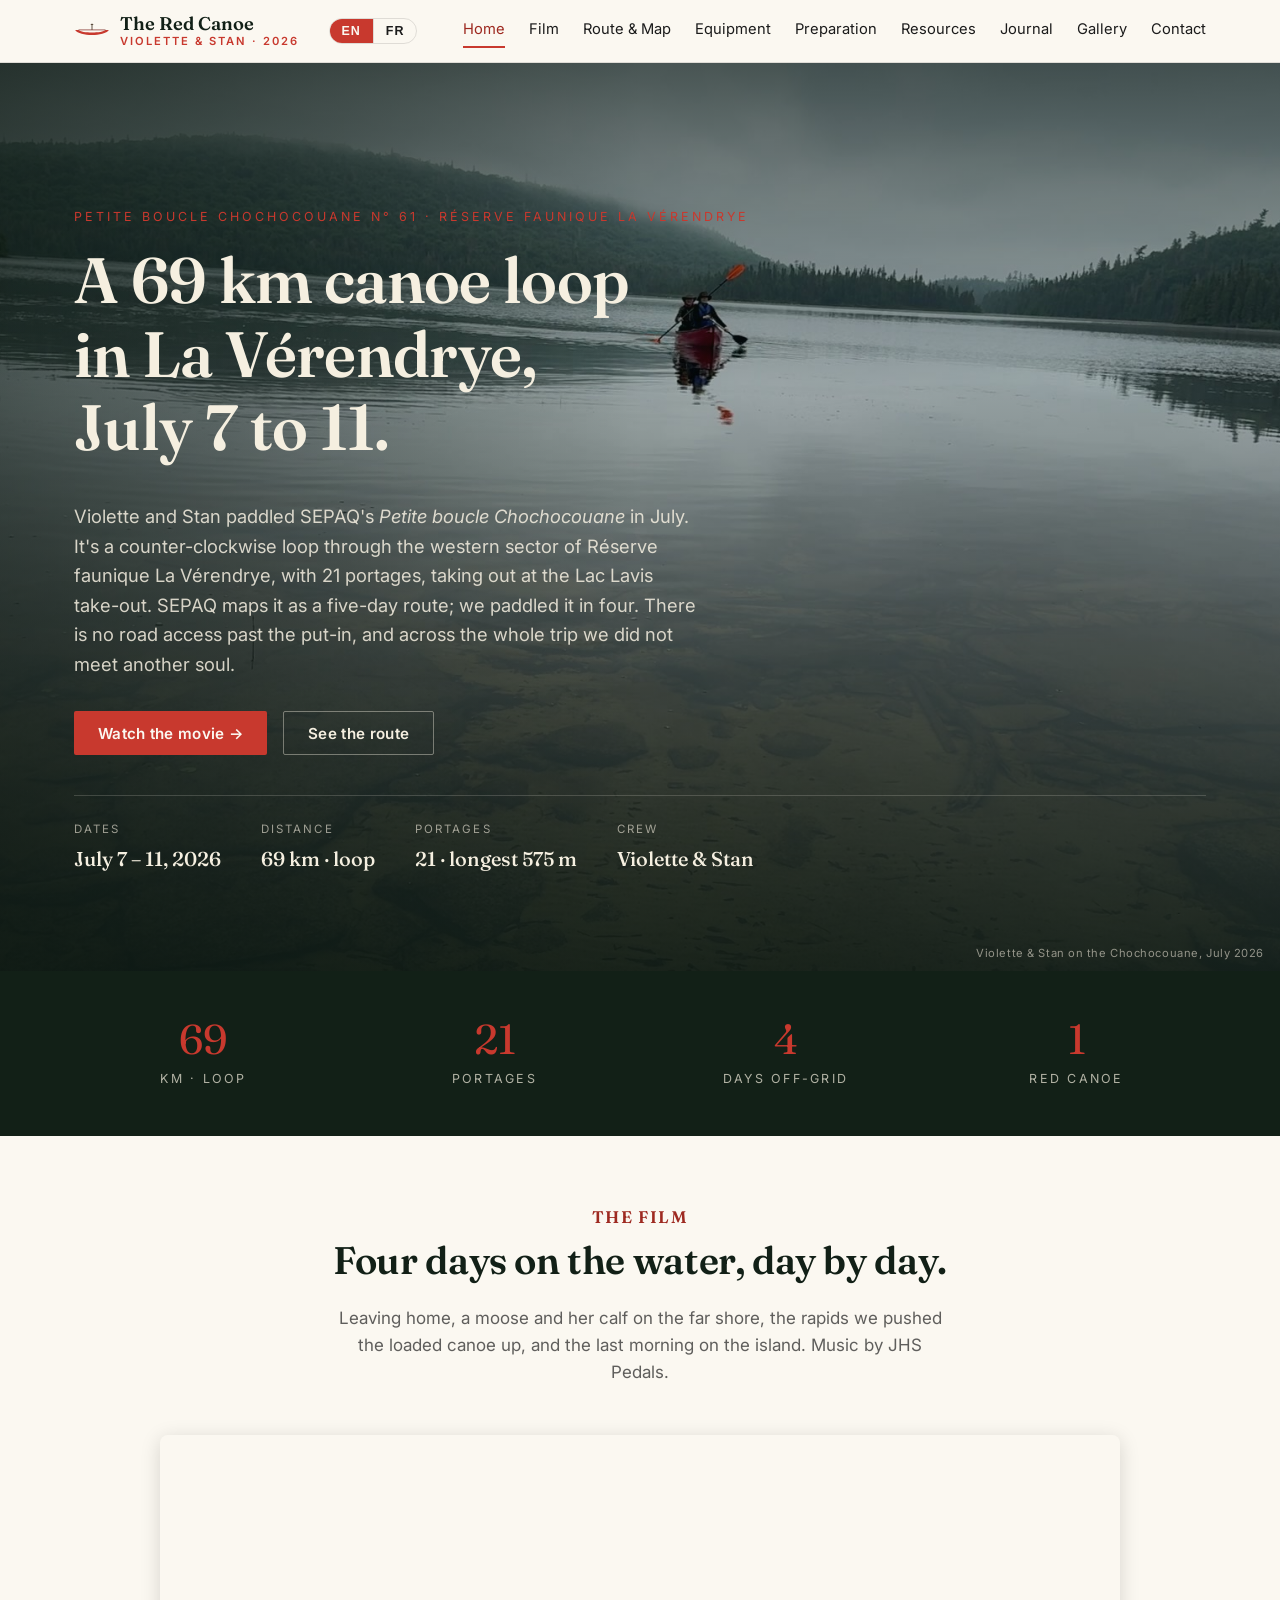
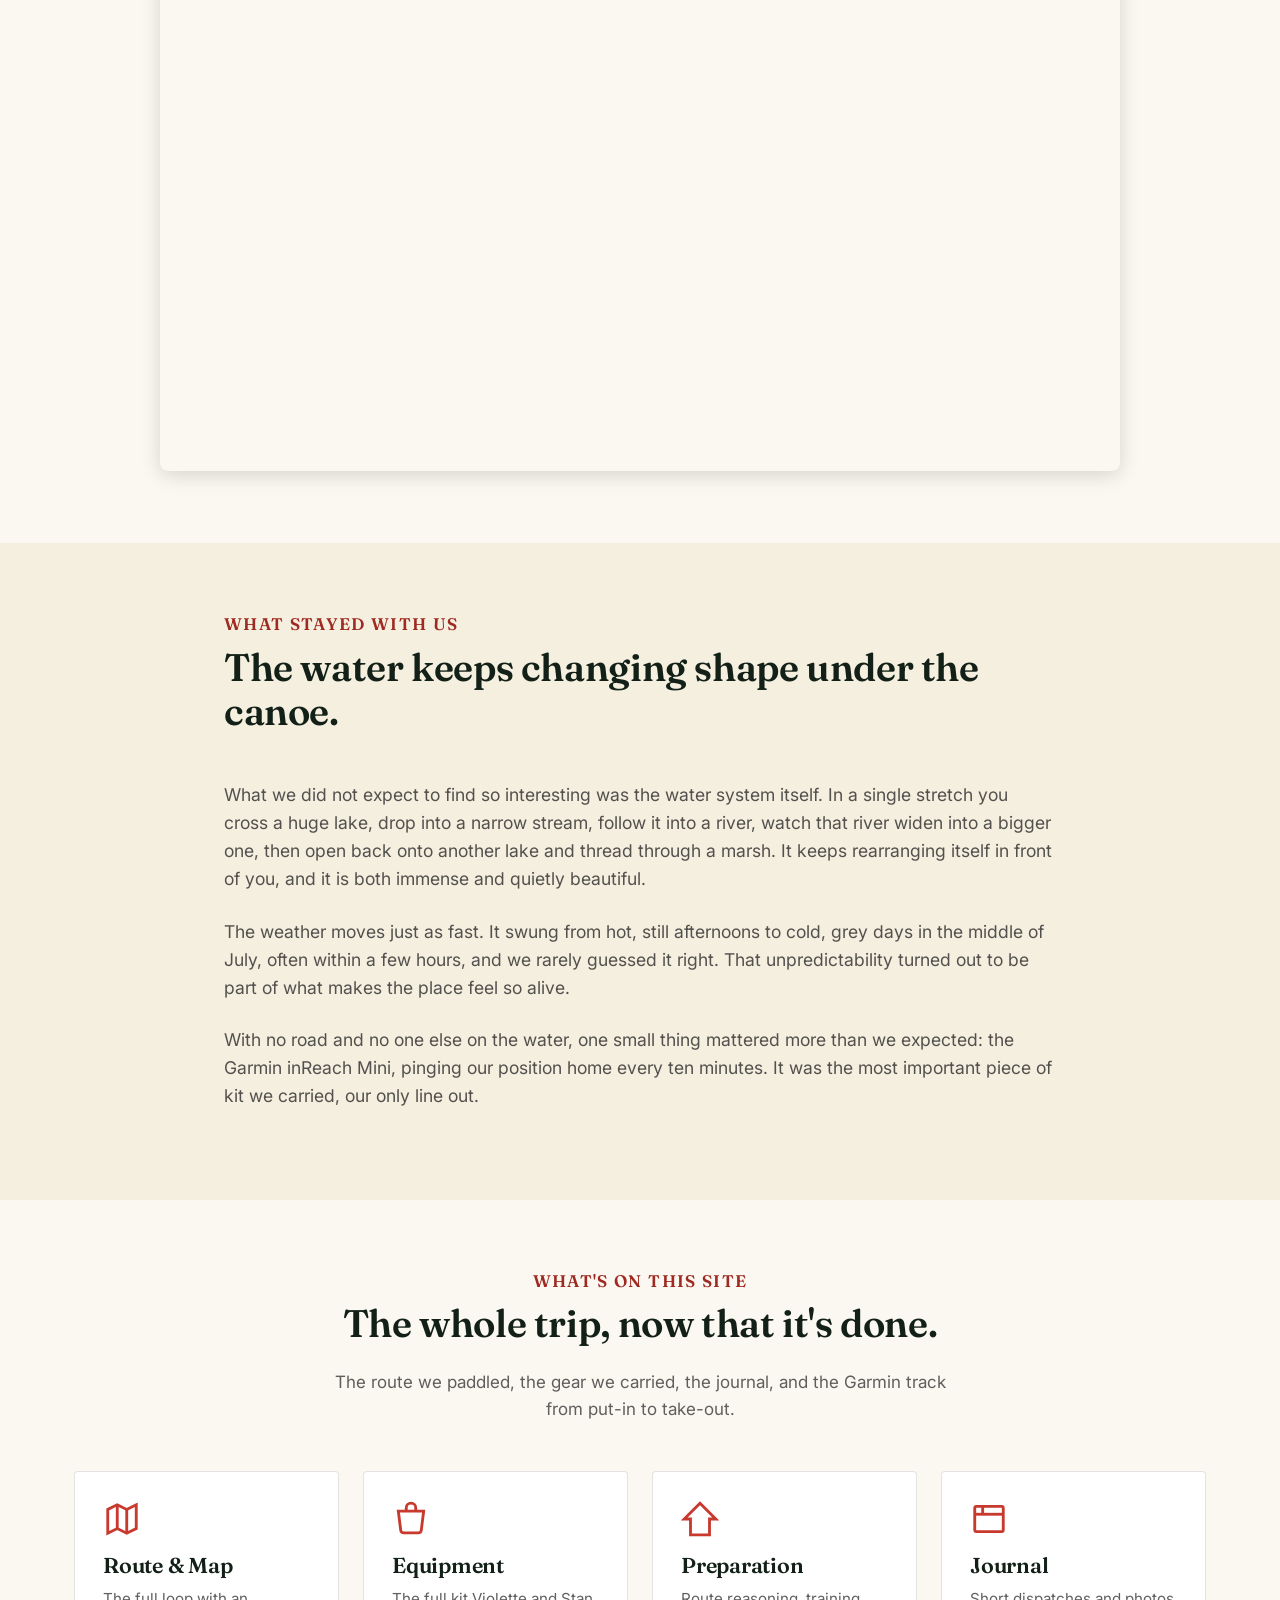
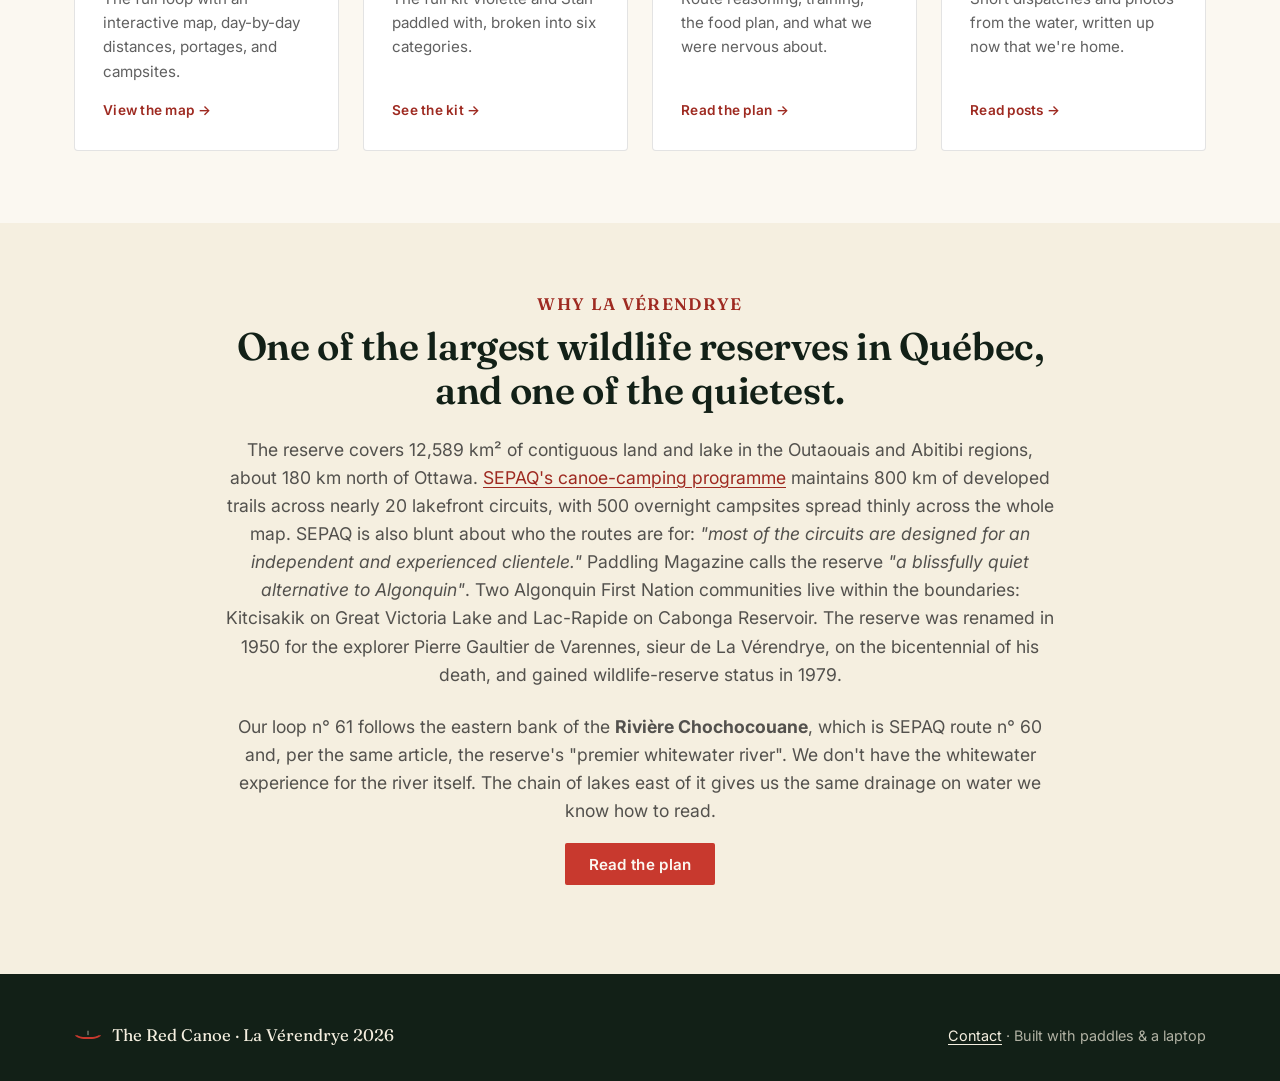
<file: index.html>
<!doctype html>
<html lang="en">
<head>
  <meta charset="utf-8">
  <meta name="viewport" content="width=device-width, initial-scale=1">
  <title>The Red Canoe · La Vérendrye 2026</title>
  <meta name="description" content="Violette and Stan paddled SEPAQ's Petite boucle Chochocouane n° 61 in Réserve faunique La Vérendrye, Québec. 5 days, July 7 to 11, 2026.">
  <meta name="theme-color" content="#1E3A2B">
  <meta name="author" content="Stan Berteloot">
  <meta name="robots" content="index, follow, max-image-preview:large">
  <link rel="canonical" href="https://canoe-verendrye.berteloot.org/">
  <meta name="follow.it-verification-code" content="9uNkaPYWXGVYUKmX0NuS"/>

  <!-- Open Graph -->
  <meta property="og:site_name" content="The Red Canoe">
  <meta property="og:title" content="The Red Canoe · La Vérendrye 2026">
  <meta property="og:description" content="Violette and Stan paddled SEPAQ's Petite boucle Chochocouane n° 61: a 69 km, 5-day canoe loop in Réserve faunique La Vérendrye, July 7–11, 2026.">
  <meta property="og:url" content="https://canoe-verendrye.berteloot.org/">
  <meta property="og:type" content="website">
  <meta property="og:locale" content="en_US">
  <meta property="og:image" content="https://canoe-verendrye.berteloot.org/assets/img/hero-mad-river.jpg">
  <meta property="og:image:alt" content="Violette and Stan paddling a red canoe across a misty lake in La Vérendrye.">

  <!-- Twitter Card -->
  <meta name="twitter:card" content="summary_large_image">
  <meta name="twitter:title" content="The Red Canoe · La Vérendrye 2026">
  <meta name="twitter:description" content="Violette and Stan paddled SEPAQ's Petite boucle Chochocouane n° 61: a 69 km, 5-day canoe loop in Réserve faunique La Vérendrye, July 7–11, 2026.">
  <meta name="twitter:image" content="https://canoe-verendrye.berteloot.org/assets/img/hero-mad-river.jpg">

  <link rel="preconnect" href="https://fonts.googleapis.com">
  <link rel="preconnect" href="https://fonts.gstatic.com" crossorigin>
  <link href="https://fonts.googleapis.com/css2?family=Fraunces:opsz,wght@9..144,500;9..144,600&family=Inter:wght@400;500;600;700&display=swap" rel="stylesheet">
  <link rel="stylesheet" href="assets/css/main.css">

  <!-- Structured data: trip + website -->
  <script type="application/ld+json">
  {
    "@context": "https://schema.org",
    "@graph": [
      {
        "@type": "WebSite",
        "@id": "https://canoe-verendrye.berteloot.org/#website",
        "url": "https://canoe-verendrye.berteloot.org/",
        "name": "The Red Canoe",
        "description": "A 5-day canoe-camping trip on SEPAQ's Petite boucle Chochocouane n° 61, July 7–11, 2026.",
        "inLanguage": "en"
      },
      {
        "@type": "TouristTrip",
        "name": "Petite boucle Chochocouane n° 61",
        "description": "A 69 km, 5-day self-supported canoe loop on the Chochocouane River in Réserve faunique La Vérendrye, Québec.",
        "url": "https://canoe-verendrye.berteloot.org/",
        "image": "https://canoe-verendrye.berteloot.org/assets/img/hero-mad-river.jpg",
        "touristType": ["Canoe camper", "Wilderness paddler"],
        "startDate": "2026-07-07",
        "endDate": "2026-07-11",
        "subjectOf": {
          "@type": "CreativeWork",
          "url": "https://canoe-verendrye.berteloot.org/itinerary.html"
        },
        "itinerary": {
          "@type": "ItemList",
          "numberOfItems": 5,
          "itemListElement": [
            {"@type": "ListItem", "position": 1, "item": {"@type": "Place", "name": "Day 1 · Lac Rousine put-in"}},
            {"@type": "ListItem", "position": 2, "item": {"@type": "Place", "name": "Day 2 · Chochocouane River"}},
            {"@type": "ListItem", "position": 3, "item": {"@type": "Place", "name": "Day 3 · Mid-loop campsites"}},
            {"@type": "ListItem", "position": 4, "item": {"@type": "Place", "name": "Day 4 · Return reach"}},
            {"@type": "ListItem", "position": 5, "item": {"@type": "Place", "name": "Day 5 · take-out"}}
          ]
        },
        "location": {
          "@type": "Place",
          "name": "Réserve faunique La Vérendrye",
          "address": {
            "@type": "PostalAddress",
            "addressRegion": "QC",
            "addressCountry": "CA"
          },
          "geo": {
            "@type": "GeoCoordinates",
            "latitude": 47.45,
            "longitude": -76.95
          }
        },
        "provider": {
          "@type": "Organization",
          "name": "SEPAQ",
          "url": "https://www.sepaq.com/"
        }
      }
    ]
  }
  </script>
  <!-- Google tag (gtag.js) -->
  <script async src="https://www.googletagmanager.com/gtag/js?id=G-GXN3VF6T09"></script>
  <script>
    window.dataLayer = window.dataLayer || [];
    function gtag(){dataLayer.push(arguments);}
    gtag('js', new Date());
    gtag('config', 'G-GXN3VF6T09');
  </script>
</head>
<body>

<!-- ===================== NAV ===================== -->
<header class="nav">
  <div class="nav__inner">
    <a class="brand" href="index.html">
      <svg viewBox="0 0 64 32" aria-hidden="true">
        <path d="M2 14 C 10 26, 54 26, 62 14 L 56 14 C 50 20, 14 20, 8 14 Z" fill="#C8392E"/>
        <path d="M8 14 L 56 14" stroke="#7A1F18" stroke-width="1.2" fill="none"/>
        <path d="M32 4 L 32 14" stroke="#3a2a1a" stroke-width="1.4"/>
        <ellipse cx="32" cy="4" rx="2.5" ry="1" fill="#3a2a1a"/>
      </svg>
      <span class="brand__name">
        The Red Canoe
        <span class="brand__tag">Violette &amp; Stan · 2026</span>
      </span>
    </a>

    <div class="lang-toggle" role="group" aria-label="Language" translate="no">
      <button type="button" data-lang="en">EN</button>
      <button type="button" data-lang="fr">FR</button>
    </div>

    <button class="nav__toggle" aria-label="Menu" aria-expanded="false">☰</button>

    <nav class="nav__links">
      <a href="index.html">Home</a>
      <a href="index.html#film">Film</a>
      <a href="itinerary.html">Route &amp; Map</a>
      <a href="equipment.html">Equipment</a>
      <a href="preparation.html">Preparation</a>
      <a href="resources.html">Resources</a>
      <a href="journal.html">Journal</a>
      <a href="gallery.html">Gallery</a>
      <a href="contact.html">Contact</a>
    </nav>
  </div>
</header>

<!-- ===================== HERO ===================== -->
<section class="hero">
  <div class="container">
    <p class="hero__eyebrow">Petite boucle Chochocouane n° 61 · Réserve faunique La Vérendrye</p>
    <h1>A 69 km canoe loop in La Vérendrye, July 7 to 11.</h1>
    <p class="hero__lede">
      Violette and Stan paddled SEPAQ's
      <em>Petite boucle Chochocouane</em> in July. It's a counter-clockwise loop
      through the western sector of Réserve faunique La Vérendrye, with 21 portages,
      taking out at the Lac Lavis take-out. SEPAQ maps it as a five-day route; we
      paddled it in four. There is no road access past the put-in, and across the
      whole trip we did not meet another soul.
    </p>

    <div class="hero__cta">
      <a class="btn" href="#film">Watch the movie →</a>
      <a class="btn btn--ghost" href="itinerary.html">See the route</a>
    </div>

    <div class="hero__meta">
      <div><span>Dates</span><strong>July 7 – 11, 2026</strong></div>
      <div><span>Distance</span><strong>69 km · loop</strong></div>
      <div><span>Portages</span><strong>21 · longest 575 m</strong></div>
      <div><span>Crew</span><strong>Violette &amp; Stan</strong></div>
    </div>
  </div>

  <div class="hero__credit" translate="no">Violette &amp; Stan on the Chochocouane, July 2026</div>
</section>

<!-- ===================== STATS ===================== -->
<section class="stats">
  <div class="container">
    <div class="stats__grid">
      <div><div class="stat__num">69</div><div class="stat__label">km · loop</div></div>
      <div><div class="stat__num">21</div><div class="stat__label">portages</div></div>
      <div><div class="stat__num">4</div><div class="stat__label">days off-grid</div></div>
      <div><div class="stat__num">1</div><div class="stat__label">red canoe</div></div>
    </div>
  </div>
</section>

<!-- ===================== FILM ===================== -->
<section id="film">
  <div class="container">
    <div class="section-head">
      <h4>The film</h4>
      <h2>Four days on the water, day by day.</h2>
      <p>Leaving home, a moose and her calf on the far shore, the rapids we pushed the loaded canoe up, and the last morning on the island. Music by JHS Pedals.</p>
    </div>
    <div style="position:relative;padding-bottom:56.25%;height:0;overflow:hidden;border-radius:8px;max-width:960px;margin:0 auto;box-shadow:0 4px 20px rgba(0,0,0,.15);">
      <iframe style="position:absolute;top:0;left:0;width:100%;height:100%;border:0;" src="https://www.youtube-nocookie.com/embed/b6lxXzRf0VA" title="La Vérendrye — Petite boucle Chochocouane, 4 days by canoe" allow="accelerometer; autoplay; clipboard-write; encrypted-media; gyroscope; picture-in-picture" allowfullscreen loading="lazy"></iframe>
    </div>
  </div>
</section>

<!-- ===================== REFLECTION ===================== -->
<section style="background:var(--birch);">
  <div class="container container--text">
    <div class="section-head" style="text-align:left;">
      <h4>What stayed with us</h4>
      <h2>The water keeps changing shape under the canoe.</h2>
    </div>
    <p style="font-size:1.1rem; color:rgba(28,28,28,0.75);">
      What we did not expect to find so interesting was the water system itself. In a
      single stretch you cross a huge lake, drop into a narrow stream, follow it into a
      river, watch that river widen into a bigger one, then open back onto another lake
      and thread through a marsh. It keeps rearranging itself in front of you, and it is
      both immense and quietly beautiful.
    </p>
    <p style="font-size:1.1rem; color:rgba(28,28,28,0.75); margin-top:1.5rem;">
      The weather moves just as fast. It swung from hot, still afternoons to cold, grey
      days in the middle of July, often within a few hours, and we rarely guessed it
      right. That unpredictability turned out to be part of what makes the place feel so
      alive.
    </p>
    <p style="font-size:1.1rem; color:rgba(28,28,28,0.75); margin-top:1.5rem;">
      With no road and no one else on the water, one small thing mattered more than we
      expected: the Garmin inReach Mini, pinging our position home every ten minutes. It
      was the most important piece of kit we carried, our only line out.
    </p>
  </div>
</section>

<!-- ===================== FEATURES ===================== -->
<section>
  <div class="container">
    <div class="section-head">
      <h4>What's on this site</h4>
      <h2>The whole trip, now that it's done.</h2>
      <p>The route we paddled, the gear we carried, the journal, and the Garmin track from put-in to take-out.</p>
    </div>

    <div class="cards">
      <a class="card" href="itinerary.html">
        <svg class="card__icon" viewBox="0 0 24 24" fill="none" stroke="currentColor" stroke-width="1.8"><path d="M9 3 L3 6 V21 L9 18 L15 21 L21 18 V3 L15 6 Z"/><path d="M9 3 V18"/><path d="M15 6 V21"/></svg>
        <h3>Route &amp; Map</h3>
        <p>The full loop with an interactive map, day-by-day distances, portages, and campsites.</p>
        <span class="card__arrow">View the map →</span>
      </a>

      <a class="card" href="equipment.html">
        <svg class="card__icon" viewBox="0 0 24 24" fill="none" stroke="currentColor" stroke-width="1.8"><path d="M4 7h16l-1.5 12a2 2 0 0 1-2 1.8H7.5a2 2 0 0 1-2-1.8L4 7Z"/><path d="M9 7V5a3 3 0 0 1 6 0v2"/></svg>
        <h3>Equipment</h3>
        <p>The full kit Violette and Stan paddled with, broken into six categories.</p>
        <span class="card__arrow">See the kit →</span>
      </a>

      <a class="card" href="preparation.html">
        <svg class="card__icon" viewBox="0 0 24 24" fill="none" stroke="currentColor" stroke-width="1.8"><path d="M12 2 L2 12 H6 V22 H18 V12 H22 Z"/></svg>
        <h3>Preparation</h3>
        <p>Route reasoning, training, the food plan, and what we were nervous about.</p>
        <span class="card__arrow">Read the plan →</span>
      </a>

      <a class="card" href="journal.html">
        <svg class="card__icon" viewBox="0 0 24 24" fill="none" stroke="currentColor" stroke-width="1.8"><rect x="3" y="4" width="18" height="16" rx="1"/><path d="M3 9 H21"/><path d="M8 4 V9"/></svg>
        <h3>Journal</h3>
        <p>Short dispatches and photos from the water, written up now that we're home.</p>
        <span class="card__arrow">Read posts →</span>
      </a>

    </div>
  </div>
</section>

<!-- ===================== TEASER ===================== -->
<section style="background:var(--birch);">
  <div class="container container--text" style="text-align:center;">
    <h4>Why La Vérendrye</h4>
    <h2>One of the largest wildlife reserves in Québec, and one of the quietest.</h2>
    <p style="font-size:1.1rem; color:rgba(28,28,28,0.75);">
      The reserve covers 12,589 km² of contiguous land and lake in the Outaouais and
      Abitibi regions, about 180 km north of Ottawa.
      <a href="https://www.sepaq.com/rf/lvy/canot-camping/index.dot" target="_blank" rel="noopener">SEPAQ's canoe-camping programme</a>
      maintains 800 km of developed trails across nearly 20 lakefront circuits, with
      500 overnight campsites spread thinly across the whole map. SEPAQ is also blunt
      about who the routes are for: <em>"most of the circuits are designed for an
      independent and experienced clientele."</em> Paddling Magazine calls the reserve
      <em>"a blissfully quiet alternative to Algonquin"</em>. Two Algonquin First
      Nation communities live within the boundaries: Kitcisakik on Great Victoria
      Lake and Lac-Rapide on Cabonga Reservoir. The reserve was renamed in 1950 for the
      explorer Pierre Gaultier de Varennes, sieur de La Vérendrye, on the
      bicentennial of his death, and gained wildlife-reserve status in 1979.
    </p>
    <p style="font-size:1.1rem; color:rgba(28,28,28,0.75); margin-top:1.5rem;">
      Our loop n° 61 follows the eastern bank of the <strong>Rivière Chochocouane</strong>,
      which is SEPAQ route n° 60 and, per the same article, the reserve's
      "premier whitewater river". We don't have the whitewater experience for the
      river itself. The chain of lakes east of it gives us the same drainage on
      water we know how to read.
    </p>
    <p><a class="btn" href="preparation.html">Read the plan</a></p>
  </div>
</section>

<!-- ===================== FOOTER ===================== -->
<footer class="footer">
  <div class="container footer__inner">
    <div class="footer__brand">
      <svg viewBox="0 0 64 32" aria-hidden="true">
        <path d="M2 14 C 10 26, 54 26, 62 14 L 56 14 C 50 20, 14 20, 8 14 Z" fill="#C8392E"/>
        <path d="M32 4 L 32 14" stroke="#F5EFE0" stroke-width="1.4"/>
      </svg>
      <span>The Red Canoe · La Vérendrye 2026</span>
    </div>
    <div>
      <a href="contact.html">Contact</a> · Built with paddles &amp; a laptop
    </div>
  </div>
</footer>

<script src="assets/js/main.js"></script>

<div id="google_translate_element" aria-hidden="true"></div>
<script src="//translate.google.com/translate_a/element.js?cb=googleTranslateElementInit" defer></script>
</body>
</html>
</file>
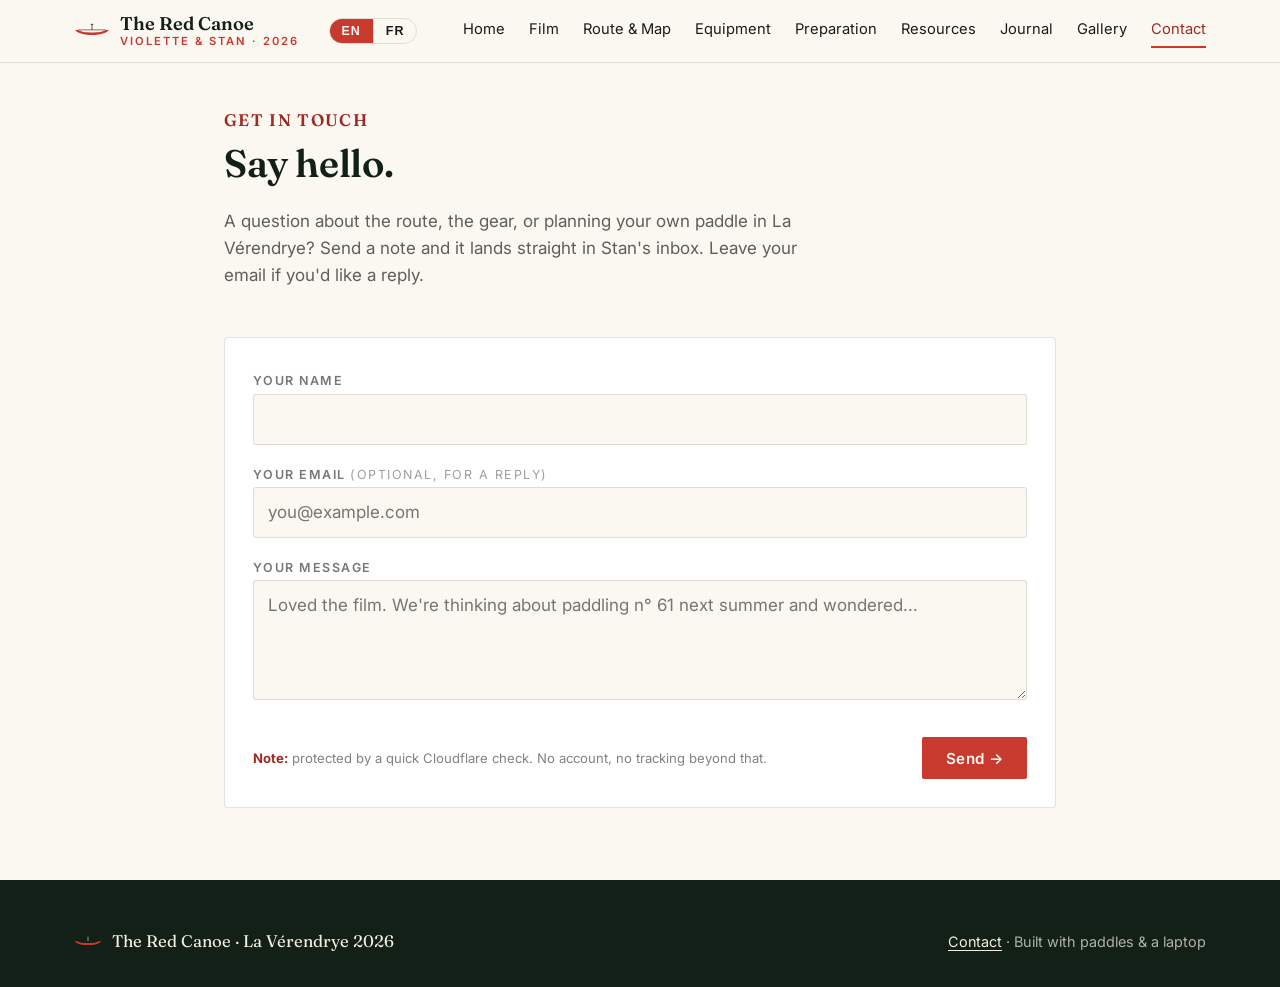
<file: contact.html>
<!doctype html>
<html lang="en">
<head>
  <meta charset="utf-8">
  <meta name="viewport" content="width=device-width, initial-scale=1">
  <title>Get in touch · The Red Canoe · La Vérendrye 2026</title>
  <meta name="description" content="Send Stan a message about the La Vérendrye canoe trip: the route, the gear, or planning your own paddle. Spam-protected contact form.">
  <meta name="theme-color" content="#1E3A2B">
  <meta name="author" content="Stan Berteloot">
  <meta name="robots" content="index, follow, max-image-preview:large">
  <link rel="canonical" href="https://canoe-verendrye.berteloot.org/contact.html">

  <!-- Open Graph -->
  <meta property="og:site_name" content="The Red Canoe">
  <meta property="og:title" content="Get in touch · The Red Canoe">
  <meta property="og:description" content="Send Stan a message about the La Vérendrye canoe trip.">
  <meta property="og:url" content="https://canoe-verendrye.berteloot.org/contact.html">
  <meta property="og:type" content="website">
  <meta property="og:locale" content="en_US">
  <meta property="og:image" content="https://canoe-verendrye.berteloot.org/assets/img/hero-mad-river.jpg">
  <meta property="og:image:alt" content="Violette and Stan paddling a red canoe across a misty lake in La Vérendrye.">

  <!-- Twitter Card -->
  <meta name="twitter:card" content="summary_large_image">
  <meta name="twitter:title" content="Get in touch · The Red Canoe">
  <meta name="twitter:description" content="Send Stan a message about the La Vérendrye canoe trip.">
  <meta name="twitter:image" content="https://canoe-verendrye.berteloot.org/assets/img/hero-mad-river.jpg">

  <link rel="preconnect" href="https://fonts.googleapis.com">
  <link rel="preconnect" href="https://fonts.gstatic.com" crossorigin>
  <link href="https://fonts.googleapis.com/css2?family=Fraunces:opsz,wght@9..144,500;9..144,600&family=Inter:wght@400;500;600;700&display=swap" rel="stylesheet">
  <link rel="stylesheet" href="assets/css/main.css">
  <style>
    .contact-success {
      display: flex;
      gap: .85rem;
      align-items: flex-start;
      padding: 1.15rem 1.35rem;
      border: 1px solid #2f5d3f;
      border-left: 4px solid #2f5d3f;
      border-radius: 8px;
      background: #eef5ee;
      color: #1E3A2B;
      max-width: 640px;
      margin: 1rem 0;
    }
    /* The hidden attribute must win over the display rules above (author styles
       otherwise override the UA [hidden] rule). Without these the success panel
       shows on every load, and the form won't hide after a successful send. */
    .contact-success[hidden] { display: none; }
    #contact-form[hidden] { display: none; }
    .contact-success svg { flex: 0 0 auto; margin-top: .1rem; }
    .contact-success strong { display: block; font-size: 1.05rem; margin-bottom: .2rem; }
    .contact-success a { color: #1E3A2B; text-decoration: underline; }
  </style>

  <!-- Cloudflare Turnstile -->
  <script src="https://challenges.cloudflare.com/turnstile/v0/api.js" defer></script>

  <!-- Google tag (gtag.js) -->
  <script async src="https://www.googletagmanager.com/gtag/js?id=G-GXN3VF6T09"></script>
  <script>
    window.dataLayer = window.dataLayer || [];
    function gtag(){dataLayer.push(arguments);}
    gtag('js', new Date());
    gtag('config', 'G-GXN3VF6T09');
  </script>
</head>
<body>

<!-- ===================== NAV ===================== -->
<header class="nav">
  <div class="nav__inner">
    <a class="brand" href="index.html">
      <svg viewBox="0 0 64 32" aria-hidden="true">
        <path d="M2 14 C 10 26, 54 26, 62 14 L 56 14 C 50 20, 14 20, 8 14 Z" fill="#C8392E"/>
        <path d="M8 14 L 56 14" stroke="#7A1F18" stroke-width="1.2" fill="none"/>
        <path d="M32 4 L 32 14" stroke="#3a2a1a" stroke-width="1.4"/>
        <ellipse cx="32" cy="4" rx="2.5" ry="1" fill="#3a2a1a"/>
      </svg>
      <span class="brand__name">
        The Red Canoe
        <span class="brand__tag">Violette &amp; Stan · 2026</span>
      </span>
    </a>

    <div class="lang-toggle" role="group" aria-label="Language" translate="no">
      <button type="button" data-lang="en">EN</button>
      <button type="button" data-lang="fr">FR</button>
    </div>

    <button class="nav__toggle" aria-label="Menu" aria-expanded="false">☰</button>

    <nav class="nav__links">
      <a href="index.html">Home</a>
      <a href="index.html#film">Film</a>
      <a href="itinerary.html">Route &amp; Map</a>
      <a href="equipment.html">Equipment</a>
      <a href="preparation.html">Preparation</a>
      <a href="resources.html">Resources</a>
      <a href="journal.html">Journal</a>
      <a href="gallery.html">Gallery</a>
      <a href="contact.html" aria-current="page">Contact</a>
    </nav>
  </div>
</header>

<!-- ===================== CONTACT ===================== -->
<section style="padding-top:3rem;">
  <div class="container container--text">
    <div class="section-head" style="text-align:left;">
      <h4>Get in touch</h4>
      <h2>Say hello.</h2>
      <p style="margin:0;">
        A question about the route, the gear, or planning your own paddle in La Vérendrye?
        Send a note and it lands straight in Stan's inbox. Leave your email if you'd like a reply.
      </p>
    </div>

    <!--
      Form posts to the Cloudflare Worker at comments-api.berteloot.org.
      The Worker verifies the Turnstile token and emails the message via Resend.
      A hidden honeypot field ("bot-field") catches naive bots.
    -->
    <form
      id="contact-form"
      class="comments__form"
      name="canoe-contact"
      method="POST"
      action="https://comments-api.berteloot.org/"
    >
      <p style="display:none;"><label>Don't fill this out: <input name="bot-field" tabindex="-1" autocomplete="off"></label></p>

      <div>
        <label for="c-name">Your name</label>
        <input id="c-name" name="name" type="text" maxlength="60" required autocomplete="name">
      </div>

      <div>
        <label for="c-email">Your email <span style="font-weight:400; opacity:.7;">(optional, for a reply)</span></label>
        <input id="c-email" name="email" type="email" maxlength="120" autocomplete="email" placeholder="you@example.com">
      </div>

      <div>
        <label for="c-message">Your message</label>
        <textarea id="c-message" name="message" maxlength="2000" required placeholder="Loved the film. We're thinking about paddling n° 61 next summer and wondered..."></textarea>
      </div>

      <div class="cf-turnstile"
           data-sitekey="0x4AAAAAADUDxLtb-NXuVC76"
           data-theme="light"
           data-execution="execute"
           data-callback="onTurnstileToken"
           data-error-callback="onTurnstileError"></div>

      <div style="display:flex; align-items:center; justify-content:space-between; gap:1rem; flex-wrap:wrap;">
        <p class="comments__note" id="contact-note">
          <strong>Note:</strong> protected by a quick Cloudflare check. No account, no tracking beyond that.
        </p>
        <button class="btn" type="submit">Send →</button>
      </div>
    </form>

    <div id="contact-success" class="contact-success" hidden role="status" aria-live="polite">
      <svg width="24" height="24" viewBox="0 0 24 24" fill="none" stroke="#2f5d3f" stroke-width="2" stroke-linecap="round" stroke-linejoin="round" aria-hidden="true">
        <path d="M22 11.08V12a10 10 0 1 1-5.93-9.14"/><polyline points="22 4 12 14.01 9 11.01"/>
      </svg>
      <div>
        <strong>Message sent.</strong>
        Thanks for writing. It's on its way to Stan, and he'll reply if you left an email.
      </div>
    </div>
  </div>
</section>

<!-- ===================== FOOTER ===================== -->
<footer class="footer">
  <div class="container footer__inner">
    <div class="footer__brand">
      <svg viewBox="0 0 64 32" aria-hidden="true">
        <path d="M2 14 C 10 26, 54 26, 62 14 L 56 14 C 50 20, 14 20, 8 14 Z" fill="#C8392E"/>
        <path d="M32 4 L 32 14" stroke="#F5EFE0" stroke-width="1.4"/>
      </svg>
      <span>The Red Canoe · La Vérendrye 2026</span>
    </div>
    <div>
      <a href="contact.html">Contact</a> · Built with paddles &amp; a laptop
    </div>
  </div>
</footer>

<script src="assets/js/main.js"></script>
<script src="assets/js/contact.js"></script>

<div id="google_translate_element" aria-hidden="true"></div>
<script src="//translate.google.com/translate_a/element.js?cb=googleTranslateElementInit" defer></script>
</body>
</html>
</file>
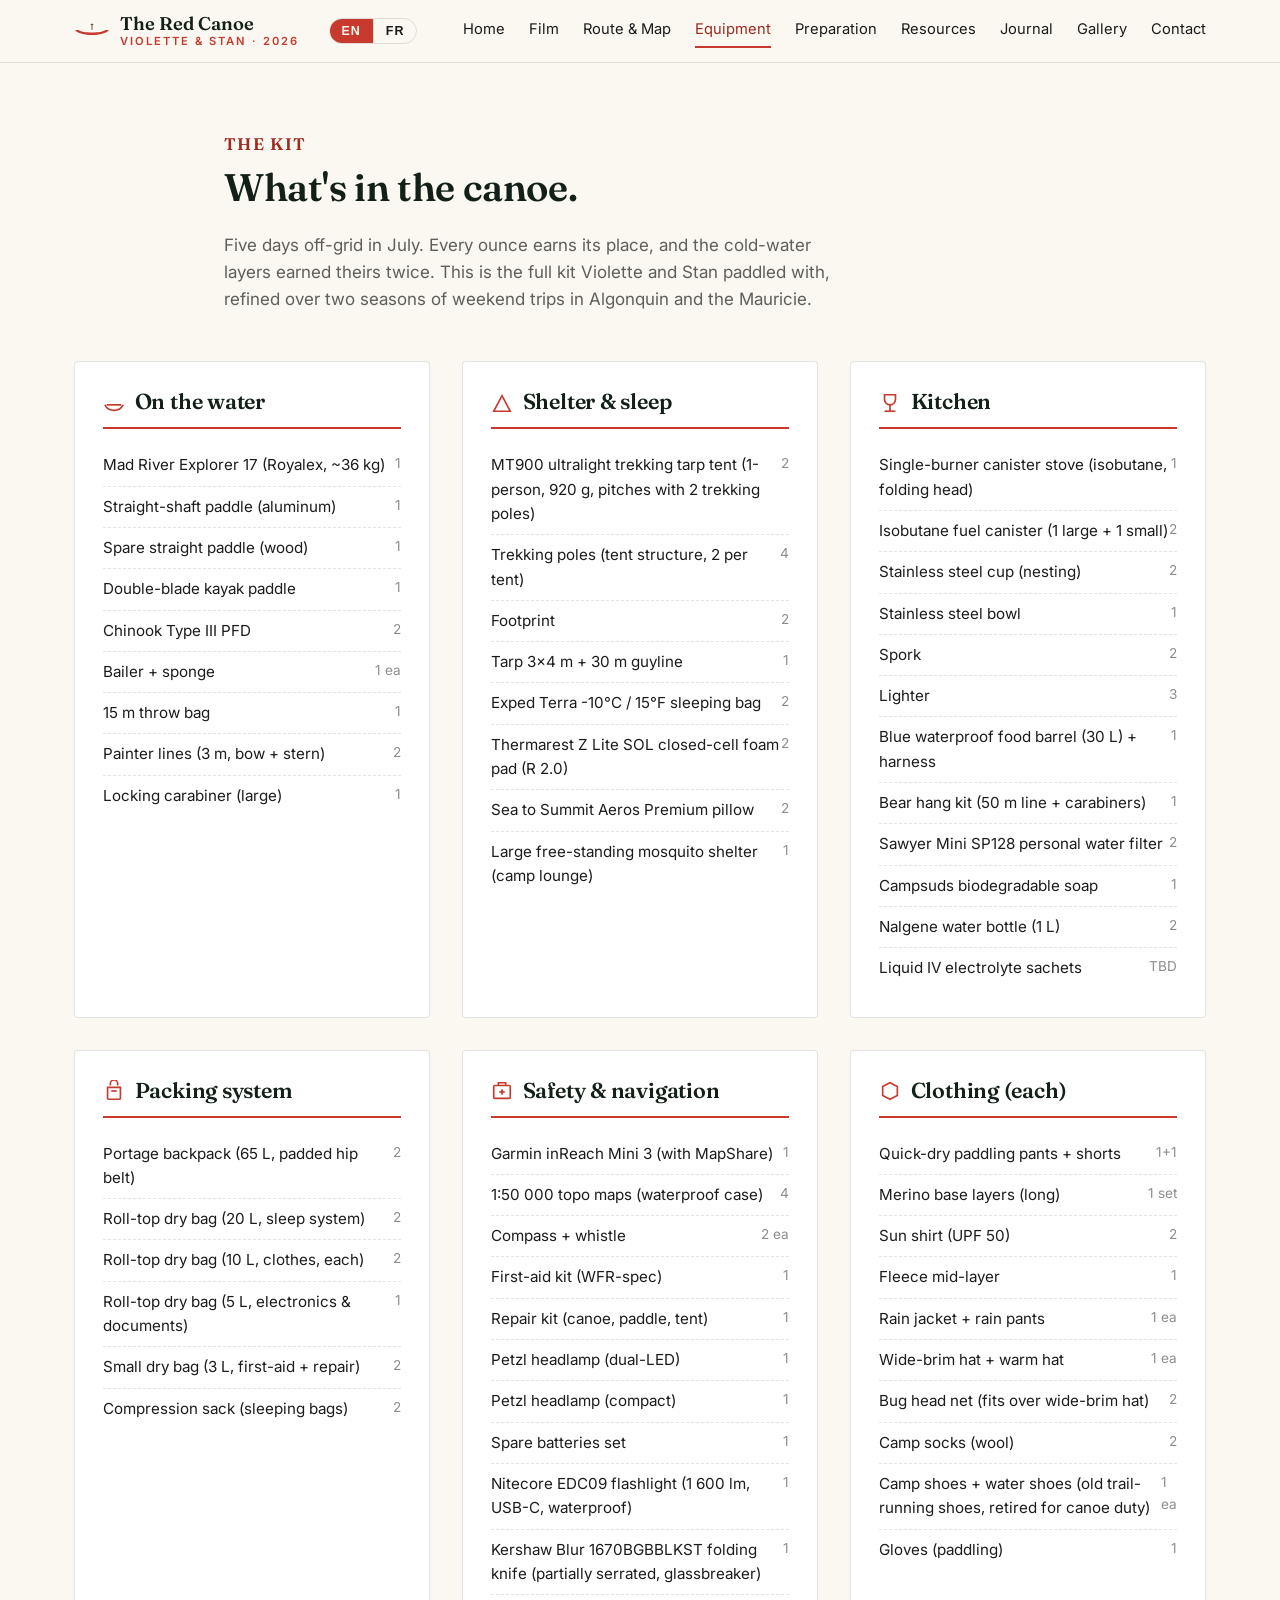
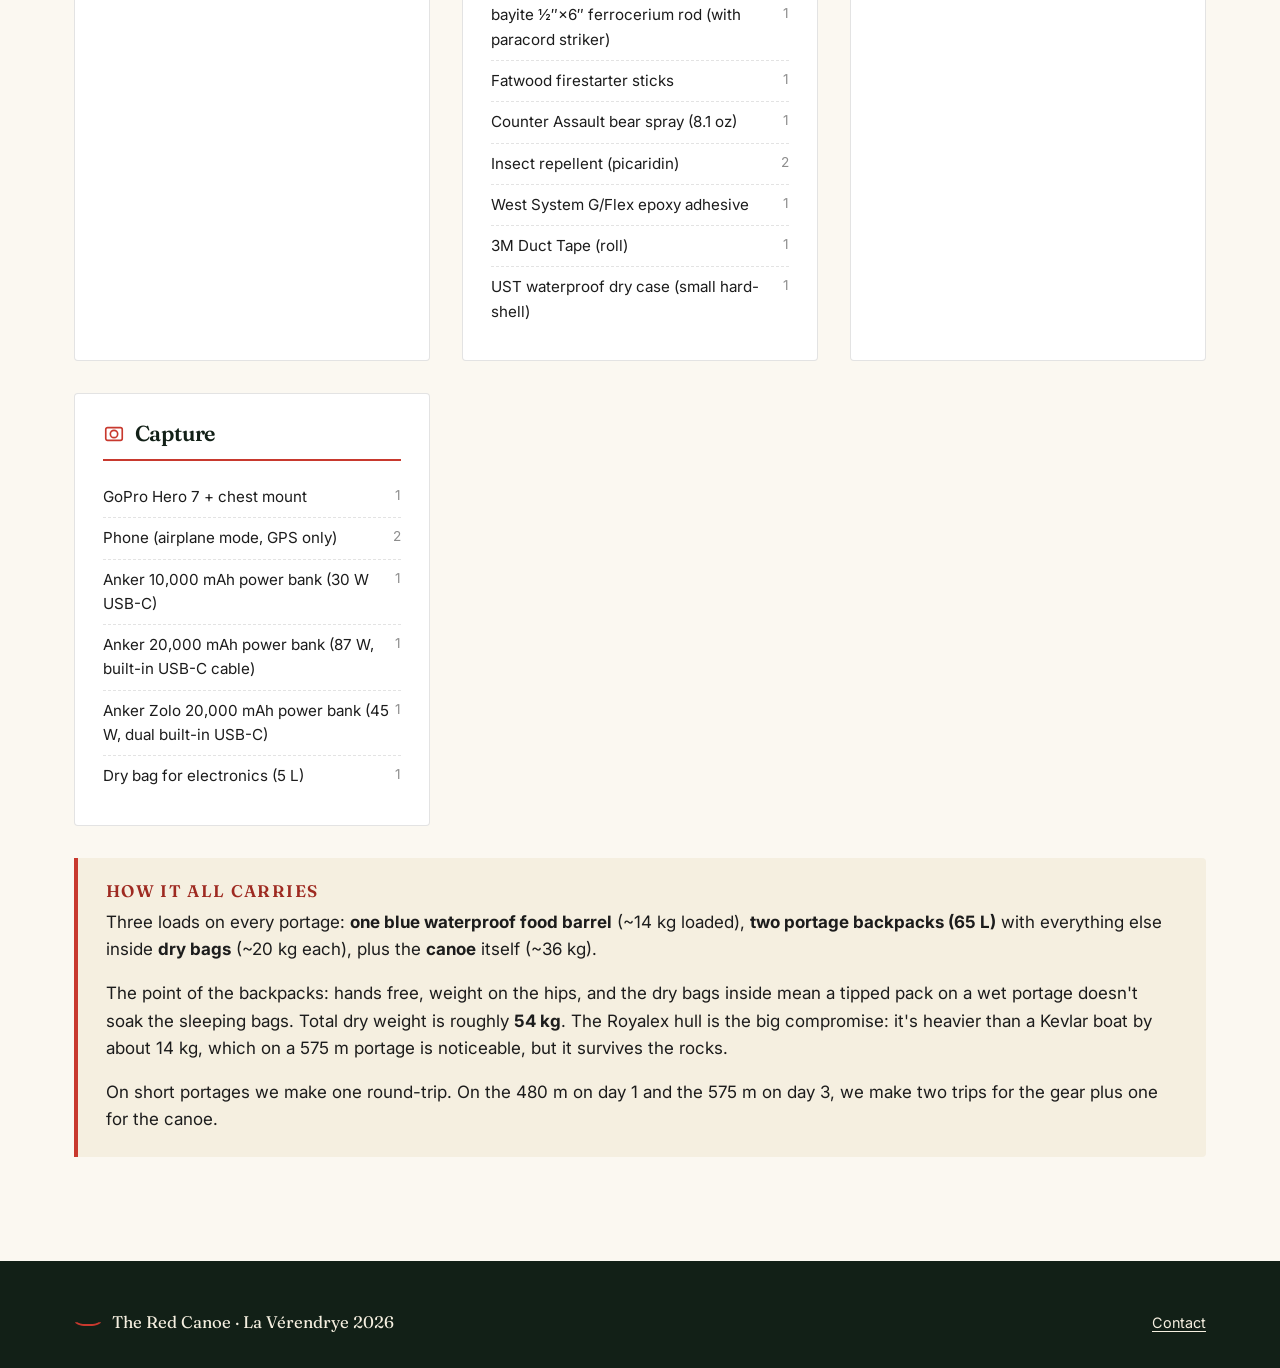
<file: equipment.html>
<!doctype html>
<html lang="en">
<head>
  <meta charset="utf-8">
  <meta name="viewport" content="width=device-width, initial-scale=1">
  <title>Equipment · The Red Canoe</title>
  <meta name="description" content="Complete gear list for a 5-day canoe-camping trip in La Vérendrye: canoe, paddles, packs, food barrel, navigation, safety, sleep system, kitchen, and clothing.">
  <meta name="theme-color" content="#1E3A2B">
  <meta name="author" content="Stan Berteloot">
  <meta name="robots" content="index, follow, max-image-preview:large">
  <link rel="canonical" href="https://canoe-verendrye.berteloot.org/equipment.html">

  <!-- Open Graph -->
  <meta property="og:site_name" content="The Red Canoe">
  <meta property="og:title" content="Equipment · The Red Canoe">
  <meta property="og:description" content="Complete gear list for a 5-day canoe-camping trip in La Vérendrye: canoe, paddles, packs, food barrel, navigation, safety, sleep system, kitchen, and clothing.">
  <meta property="og:url" content="https://canoe-verendrye.berteloot.org/equipment.html">
  <meta property="og:type" content="website">
  <meta property="og:locale" content="en_US">
  <meta property="og:image" content="https://canoe-verendrye.berteloot.org/assets/img/hero-mad-river.jpg">
  <meta property="og:image:alt" content="A red Mad River Explorer 17 canoe on a Québec lake at first light.">

  <!-- Twitter Card -->
  <meta name="twitter:card" content="summary_large_image">
  <meta name="twitter:title" content="Equipment · The Red Canoe">
  <meta name="twitter:description" content="Complete gear list for a 5-day canoe-camping trip in La Vérendrye: canoe, paddles, packs, food barrel, navigation, safety, sleep system, kitchen, and clothing.">
  <meta name="twitter:image" content="https://canoe-verendrye.berteloot.org/assets/img/hero-mad-river.jpg">

  <!-- Structured data: breadcrumb -->
  <script type="application/ld+json">
  {
    "@context": "https://schema.org",
    "@type": "BreadcrumbList",
    "itemListElement": [
      {"@type": "ListItem", "position": 1, "name": "Home", "item": "https://canoe-verendrye.berteloot.org/"},
      {"@type": "ListItem", "position": 2, "name": "Equipment", "item": "https://canoe-verendrye.berteloot.org/equipment.html"}
    ]
  }
  </script>

  <link rel="preconnect" href="https://fonts.googleapis.com">
  <link rel="preconnect" href="https://fonts.gstatic.com" crossorigin>
  <link href="https://fonts.googleapis.com/css2?family=Fraunces:opsz,wght@9..144,500;9..144,600&family=Inter:wght@400;500;600;700&display=swap" rel="stylesheet">
  <link rel="stylesheet" href="assets/css/main.css">
  <!-- Google tag (gtag.js) -->
  <script async src="https://www.googletagmanager.com/gtag/js?id=G-GXN3VF6T09"></script>
  <script>
    window.dataLayer = window.dataLayer || [];
    function gtag(){dataLayer.push(arguments);}
    gtag('js', new Date());
    gtag('config', 'G-GXN3VF6T09');
  </script>
</head>
<body>

<header class="nav">
  <div class="nav__inner">
    <a class="brand" href="index.html">
      <svg viewBox="0 0 64 32" aria-hidden="true">
        <path d="M2 14 C 10 26, 54 26, 62 14 L 56 14 C 50 20, 14 20, 8 14 Z" fill="#C8392E"/>
        <path d="M32 4 L 32 14" stroke="#3a2a1a" stroke-width="1.4"/>
        <ellipse cx="32" cy="4" rx="2.5" ry="1" fill="#3a2a1a"/>
      </svg>
      <span class="brand__name">The Red Canoe<span class="brand__tag">Violette &amp; Stan · 2026</span></span>
    </a>
    <div class="lang-toggle" role="group" aria-label="Language" translate="no">
      <button type="button" data-lang="en">EN</button>
      <button type="button" data-lang="fr">FR</button>
    </div>

    <button class="nav__toggle" aria-label="Menu" aria-expanded="false">☰</button>
    <nav class="nav__links">
      <a href="index.html">Home</a>
      <a href="index.html#film">Film</a>
      <a href="itinerary.html">Route &amp; Map</a>
      <a href="equipment.html">Equipment</a>
      <a href="preparation.html">Preparation</a>
      <a href="resources.html">Resources</a>
      <a href="journal.html">Journal</a>
      <a href="gallery.html">Gallery</a>
      <a href="contact.html">Contact</a>
    </nav>
  </div>
</header>

<section>
  <div class="container container--text">
    <div class="section-head" style="text-align:left;">
      <h4>The Kit</h4>
      <h2>What's in the canoe.</h2>
      <p style="margin:0;">
        Five days off-grid in July. Every ounce earns its place, and the cold-water
        layers earned theirs twice. This is the full kit Violette and Stan paddled
        with, refined over two seasons of weekend trips in Algonquin and the Mauricie.
      </p>
    </div>
  </div>

  <div class="container">
    <div class="kit">

      <div class="kit__group">
        <h3>
          <svg viewBox="0 0 24 24" fill="none" stroke="currentColor" stroke-width="1.8"><path d="M2 14 C 6 22, 18 22, 22 14"/><path d="M4 14 H20"/></svg>
          On the water
        </h3>
        <ul>
          <li>Mad River Explorer 17 (Royalex, ~36 kg) <span>1</span></li>
          <li>Straight-shaft paddle (aluminum) <span>1</span></li>
          <li>Spare straight paddle (wood) <span>1</span></li>
          <li>Double-blade kayak paddle <span>1</span></li>
          <li>Chinook Type III PFD <span>2</span></li>
          <li>Bailer + sponge <span>1 ea</span></li>
          <li>15 m throw bag <span>1</span></li>
          <li>Painter lines (3 m, bow + stern) <span>2</span></li>
          <li>Locking carabiner (large) <span>1</span></li>
        </ul>
      </div>

      <div class="kit__group">
        <h3>
          <svg viewBox="0 0 24 24" fill="none" stroke="currentColor" stroke-width="1.8"><path d="M3 21 L12 4 L21 21 Z"/></svg>
          Shelter &amp; sleep
        </h3>
        <ul>
          <li>MT900 ultralight trekking tarp tent (1-person, 920 g, pitches with 2 trekking poles) <span>2</span></li>
          <li>Trekking poles (tent structure, 2 per tent) <span>4</span></li>
          <li>Footprint <span>2</span></li>
          <li>Tarp 3×4 m + 30 m guyline <span>1</span></li>
          <li>Exped Terra -10°C / 15°F sleeping bag <span>2</span></li>
          <li>Thermarest Z Lite SOL closed-cell foam pad (R 2.0) <span>2</span></li>
          <li>Sea to Summit Aeros Premium pillow <span>2</span></li>
          <li>Large free-standing mosquito shelter (camp lounge) <span>1</span></li>
        </ul>
      </div>

      <div class="kit__group">
        <h3>
          <svg viewBox="0 0 24 24" fill="none" stroke="currentColor" stroke-width="1.8"><path d="M6 3 H18 V8 A6 6 0 0 1 6 8 Z"/><path d="M6 21 H18"/><path d="M12 14 V21"/></svg>
          Kitchen
        </h3>
        <ul>
          <li>Single-burner canister stove (isobutane, folding head) <span>1</span></li>
          <li>Isobutane fuel canister (1 large + 1 small) <span>2</span></li>
          <li>Stainless steel cup (nesting) <span>2</span></li>
          <li>Stainless steel bowl <span>1</span></li>
          <li>Spork <span>2</span></li>
          <li>Lighter <span>3</span></li>
          <li>Blue waterproof food barrel (30 L) + harness <span>1</span></li>
          <li>Bear hang kit (50 m line + carabiners) <span>1</span></li>
          <li>Sawyer Mini SP128 personal water filter <span>2</span></li>
          <li>Campsuds biodegradable soap <span>1</span></li>
          <li>Nalgene water bottle (1 L) <span>2</span></li>
          <li>Liquid IV electrolyte sachets <span>TBD</span></li>
        </ul>
      </div>

      <div class="kit__group">
        <h3>
          <svg viewBox="0 0 24 24" fill="none" stroke="currentColor" stroke-width="1.8"><path d="M8 6 V4 a3 3 0 0 1 8 0 V6"/><path d="M5 8 H19 V20 a1 1 0 0 1 -1 1 H6 a1 1 0 0 1 -1 -1 Z"/><path d="M9 12 H15"/></svg>
          Packing system
        </h3>
        <ul>
          <li>Portage backpack (65 L, padded hip belt) <span>2</span></li>
          <li>Roll-top dry bag (20 L, sleep system) <span>2</span></li>
          <li>Roll-top dry bag (10 L, clothes, each) <span>2</span></li>
          <li>Roll-top dry bag (5 L, electronics &amp; documents) <span>1</span></li>
          <li>Small dry bag (3 L, first-aid + repair) <span>2</span></li>
          <li>Compression sack (sleeping bags) <span>2</span></li>
        </ul>
      </div>

      <div class="kit__group">
        <h3>
          <svg viewBox="0 0 24 24" fill="none" stroke="currentColor" stroke-width="1.8"><rect x="3" y="6" width="18" height="14" rx="1"/><path d="M8 6 V3 H16 V6"/><path d="M12 10 V16"/><path d="M9 13 H15"/></svg>
          Safety &amp; navigation
        </h3>
        <ul>
          <li>Garmin inReach Mini 3 (with MapShare) <span>1</span></li>
          <li>1:50 000 topo maps (waterproof case) <span>4</span></li>
          <li>Compass + whistle <span>2 ea</span></li>
          <li>First-aid kit (WFR-spec) <span>1</span></li>
          <li>Repair kit (canoe, paddle, tent) <span>1</span></li>
          <li>Petzl headlamp (dual-LED) <span>1</span></li>
          <li>Petzl headlamp (compact) <span>1</span></li>
          <li>Spare batteries set <span>1</span></li>
          <li>Nitecore EDC09 flashlight (1 600 lm, USB-C, waterproof) <span>1</span></li>
          <li>Kershaw Blur 1670BGBBLKST folding knife (partially serrated, glassbreaker) <span>1</span></li>
          <li>bayite ½″×6″ ferrocerium rod (with paracord striker) <span>1</span></li>
          <li>Fatwood firestarter sticks <span>1</span></li>
          <li>Counter Assault bear spray (8.1 oz) <span>1</span></li>
          <li>Insect repellent (picaridin) <span>2</span></li>
          <li>West System G/Flex epoxy adhesive <span>1</span></li>
          <li>3M Duct Tape (roll) <span>1</span></li>
          <li>UST waterproof dry case (small hard-shell) <span>1</span></li>
        </ul>
      </div>

      <div class="kit__group">
        <h3>
          <svg viewBox="0 0 24 24" fill="none" stroke="currentColor" stroke-width="1.8"><path d="M4 7 L12 3 L20 7 V17 L12 21 L4 17 Z"/></svg>
          Clothing (each)
        </h3>
        <ul>
          <li>Quick-dry paddling pants + shorts <span>1+1</span></li>
          <li>Merino base layers (long) <span>1 set</span></li>
          <li>Sun shirt (UPF 50) <span>2</span></li>
          <li>Fleece mid-layer <span>1</span></li>
          <li>Rain jacket + rain pants <span>1 ea</span></li>
          <li>Wide-brim hat + warm hat <span>1 ea</span></li>
          <li>Bug head net (fits over wide-brim hat) <span>2</span></li>
          <li>Camp socks (wool) <span>2</span></li>
          <li>Camp shoes + water shoes (old trail-running shoes, retired for canoe duty) <span>1 ea</span></li>
          <li>Gloves (paddling) <span>1</span></li>
        </ul>
      </div>

      <div class="kit__group">
        <h3>
          <svg viewBox="0 0 24 24" fill="none" stroke="currentColor" stroke-width="1.8"><rect x="3" y="5" width="18" height="14" rx="2"/><circle cx="12" cy="12" r="4"/></svg>
          Capture
        </h3>
        <ul>
          <li>GoPro Hero 7 + chest mount <span>1</span></li>
          <li>Phone (airplane mode, GPS only) <span>2</span></li>
          <li>Anker 10,000 mAh power bank (30 W USB-C) <span>1</span></li>
          <li>Anker 20,000 mAh power bank (87 W, built-in USB-C cable) <span>1</span></li>
          <li>Anker Zolo 20,000 mAh power bank (45 W, dual built-in USB-C) <span>1</span></li>
          <li>Dry bag for electronics (5 L) <span>1</span></li>
        </ul>
      </div>

    </div>

    <div class="callout">
      <h4>How it all carries</h4>
      <p>Three loads on every portage: <strong>one blue waterproof food barrel</strong>
      (~14 kg loaded), <strong>two portage backpacks (65 L)</strong> with everything else
      inside <strong>dry bags</strong> (~20 kg each), plus the <strong>canoe</strong>
      itself (~36 kg).</p>
      <p>The point of the backpacks: hands free, weight on the hips, and the dry bags
      inside mean a tipped pack on a wet portage doesn't soak the sleeping bags. Total
      dry weight is roughly <strong>54 kg</strong>. The Royalex hull is the big
      compromise: it's heavier than a Kevlar boat by about 14 kg, which on a 575 m
      portage is noticeable, but it survives the rocks.</p>
      <p>On short portages we make one round-trip. On the 480 m on day 1 and the 575 m
      on day 3, we make two trips for the gear plus one for the canoe.</p>
    </div>
  </div>
</section>

<footer class="footer">
  <div class="container footer__inner">
    <div class="footer__brand">
      <svg viewBox="0 0 64 32" aria-hidden="true"><path d="M2 14 C 10 26, 54 26, 62 14 L 56 14 C 50 20, 14 20, 8 14 Z" fill="#C8392E"/></svg>
      <span>The Red Canoe · La Vérendrye 2026</span>
    </div>
    <div>
      <a href="contact.html">Contact</a>
    </div>
  </div>
</footer>

<script src="assets/js/main.js"></script>
<div id="google_translate_element" aria-hidden="true"></div>
<script src="//translate.google.com/translate_a/element.js?cb=googleTranslateElementInit" defer></script>
</body>
</html>
</file>
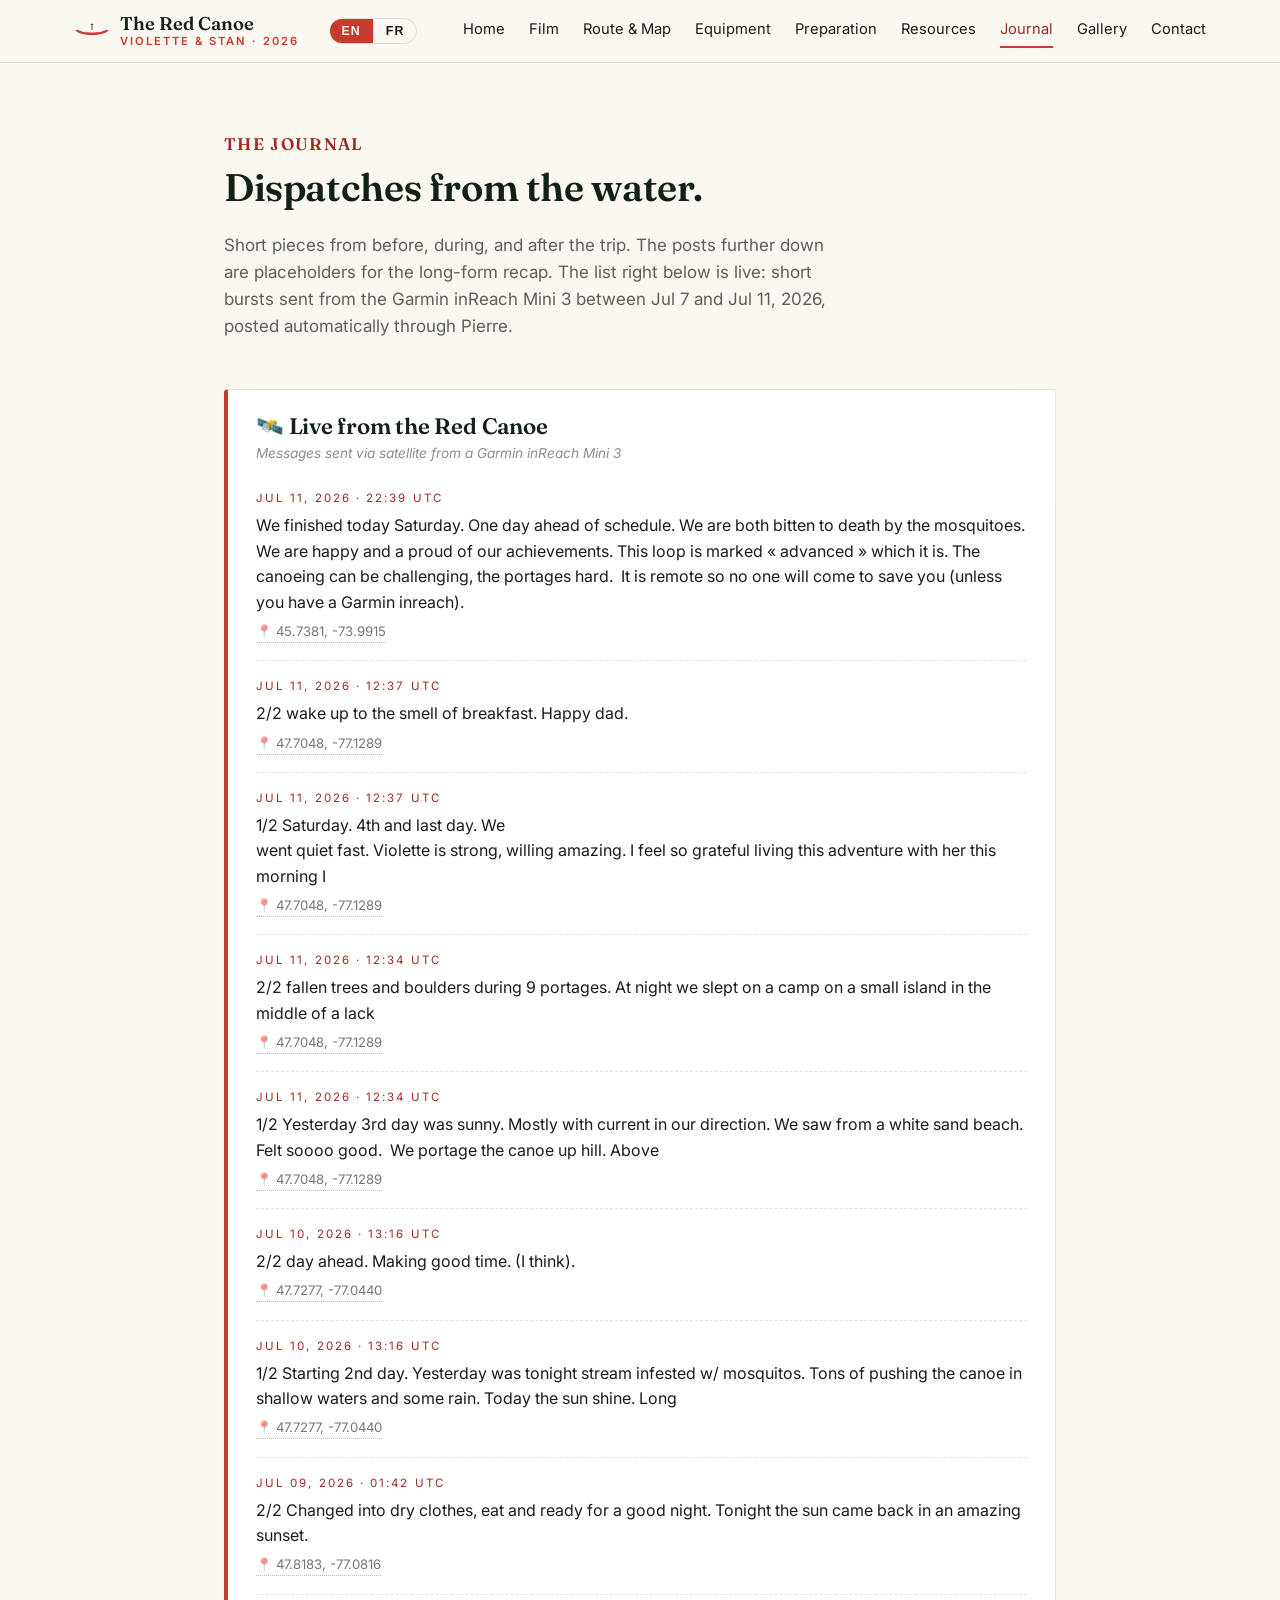
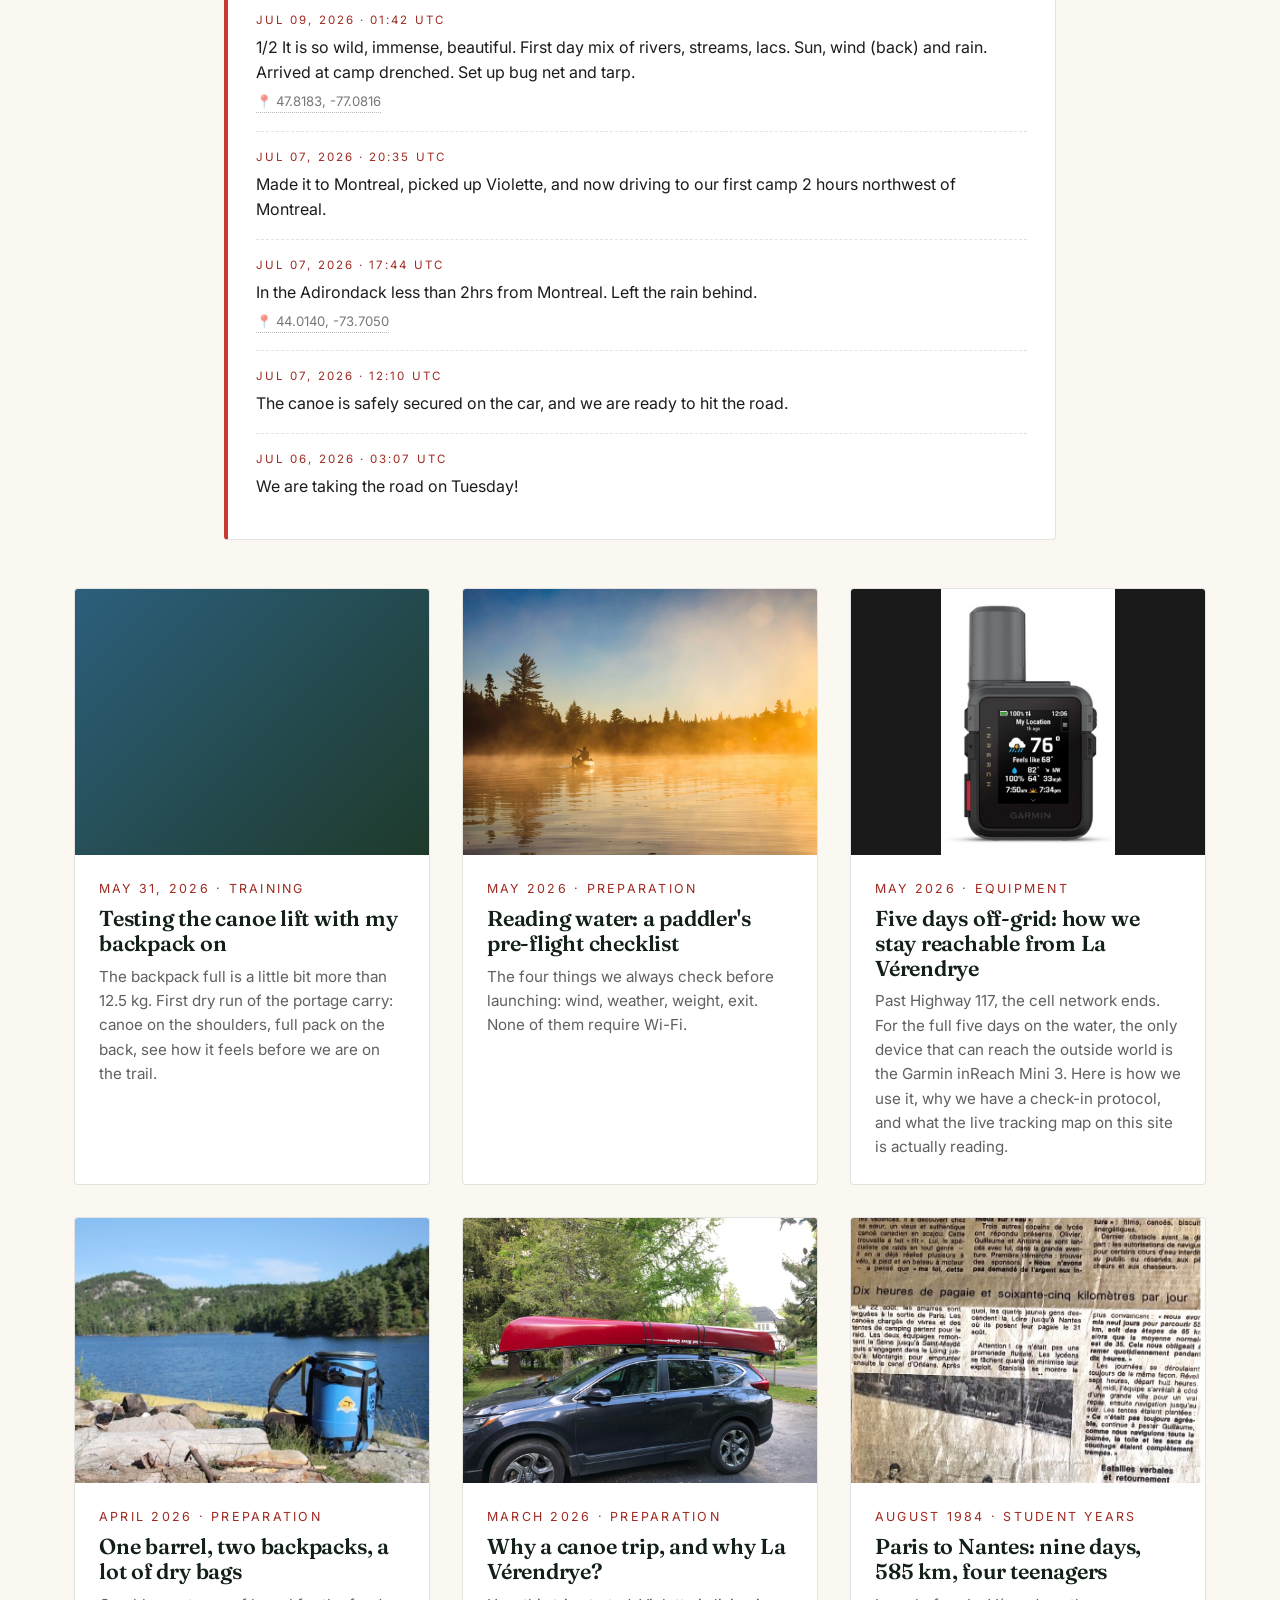
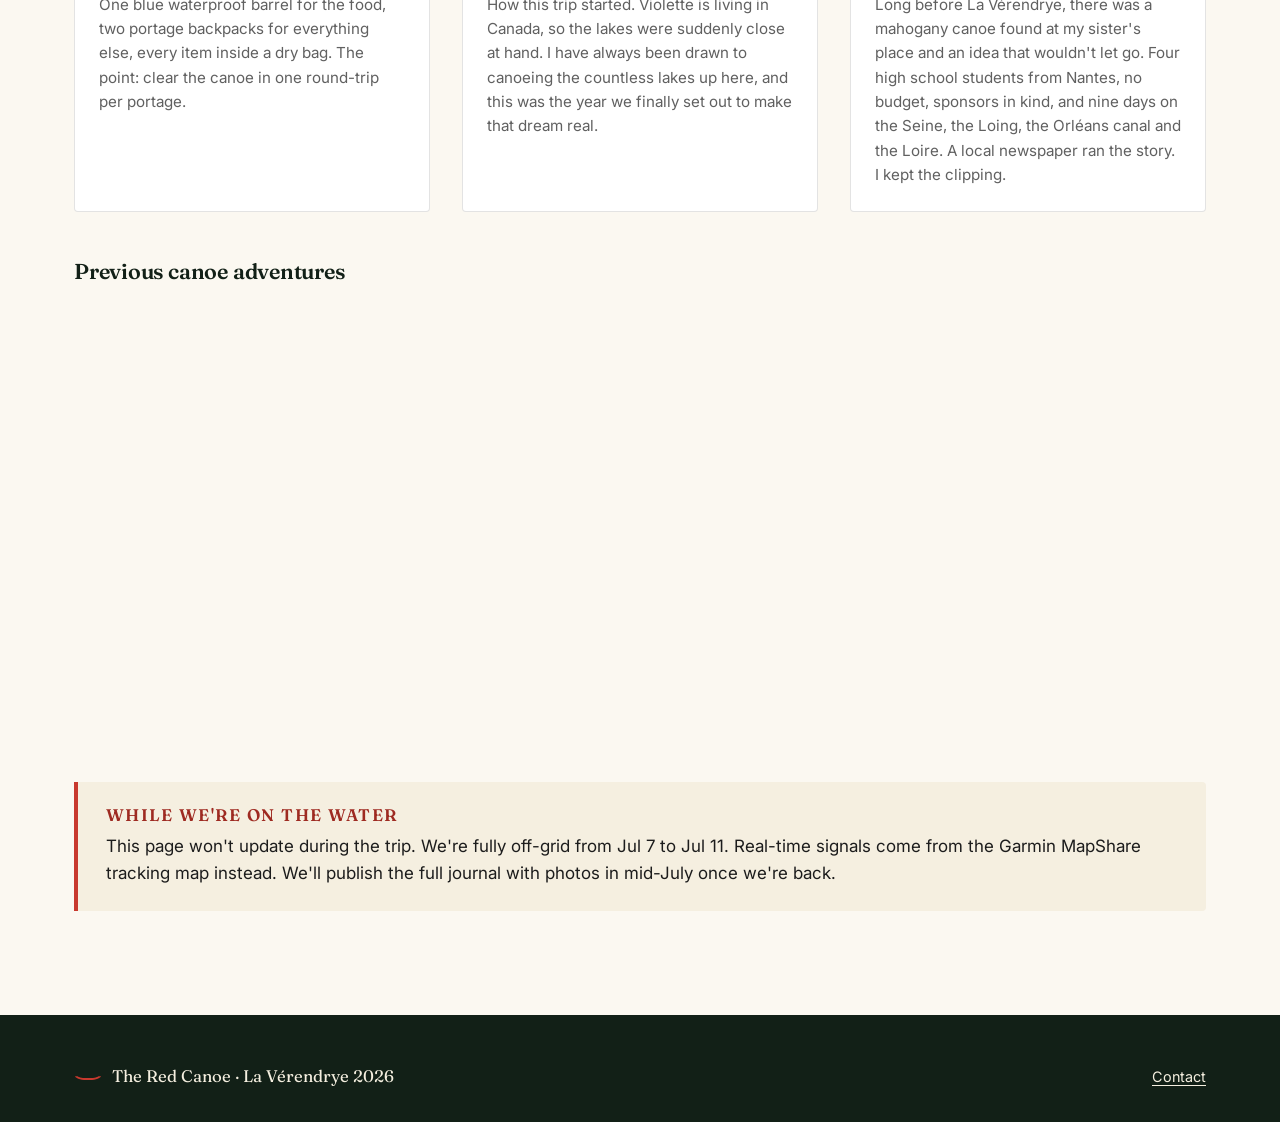
<file: journal.html>
<!doctype html>
<html lang="en">
<head>
  <meta charset="utf-8">
  <meta name="viewport" content="width=device-width, initial-scale=1">
  <title>Journal · The Red Canoe</title>
  <meta name="description" content="Short dispatches and photos from the La Vérendrye canoe trip, from preparation through return on July 11, 2026.">
  <meta name="theme-color" content="#1E3A2B">
  <meta name="author" content="Stan Berteloot">
  <meta name="robots" content="index, follow, max-image-preview:large">
  <link rel="canonical" href="https://canoe-verendrye.berteloot.org/journal.html">

  <!-- Open Graph -->
  <meta property="og:site_name" content="The Red Canoe">
  <meta property="og:title" content="Journal · The Red Canoe">
  <meta property="og:description" content="Short dispatches and photos from the La Vérendrye canoe trip, from preparation through return on July 11, 2026.">
  <meta property="og:url" content="https://canoe-verendrye.berteloot.org/journal.html">
  <meta property="og:type" content="article">
  <meta property="og:locale" content="en_US">
  <meta property="og:image" content="https://canoe-verendrye.berteloot.org/assets/img/hero-mad-river.jpg">
  <meta property="og:image:alt" content="A red Mad River Explorer 17 canoe on a Québec lake at first light.">

  <!-- Twitter Card -->
  <meta name="twitter:card" content="summary_large_image">
  <meta name="twitter:title" content="Journal · The Red Canoe">
  <meta name="twitter:description" content="Short dispatches and photos from the La Vérendrye canoe trip, from preparation through return on July 11, 2026.">
  <meta name="twitter:image" content="https://canoe-verendrye.berteloot.org/assets/img/hero-mad-river.jpg">

  <!-- Structured data: breadcrumb -->
  <script type="application/ld+json">
  {
    "@context": "https://schema.org",
    "@type": "BreadcrumbList",
    "itemListElement": [
      {"@type": "ListItem", "position": 1, "name": "Home", "item": "https://canoe-verendrye.berteloot.org/"},
      {"@type": "ListItem", "position": 2, "name": "Journal", "item": "https://canoe-verendrye.berteloot.org/journal.html"}
    ]
  }
  </script>

  <link rel="preconnect" href="https://fonts.googleapis.com">
  <link rel="preconnect" href="https://fonts.gstatic.com" crossorigin>
  <link href="https://fonts.googleapis.com/css2?family=Fraunces:opsz,wght@9..144,500;9..144,600&family=Inter:wght@400;500;600;700&display=swap" rel="stylesheet">
  <link rel="stylesheet" href="assets/css/main.css">
  <link rel="alternate" type="application/rss+xml" title="The Red Canoe · Live Dispatches" href="/rss.xml">
  <style>
    .followit--follow-form-container[attr-a][attr-b][attr-c][attr-d][attr-e][attr-f] .form-preview {
      display: flex !important;
      flex-direction: column !important;
      justify-content: center !important;
      margin-top: 0 !important;
      padding: clamp(17px, 5%, 40px) clamp(17px, 7%, 50px) !important;
      max-width: none !important;
      border-radius: 6px !important;
      box-shadow: none !important;
    }
    .followit--follow-form-container[attr-a][attr-b][attr-c][attr-d][attr-e][attr-f] .form-preview,
    .followit--follow-form-container[attr-a][attr-b][attr-c][attr-d][attr-e][attr-f] .form-preview * { box-sizing: border-box !important; }
    .followit--follow-form-container[attr-a][attr-b][attr-c][attr-d][attr-e][attr-f] .form-preview .preview-heading { width: 100% !important; }
    .followit--follow-form-container[attr-a][attr-b][attr-c][attr-d][attr-e][attr-f] .form-preview .preview-heading h5 { margin-top: 0 !important; margin-bottom: 0 !important; }
    .followit--follow-form-container[attr-a][attr-b][attr-c][attr-d][attr-e][attr-f] .form-preview .preview-input-field { margin-top: 20px !important; width: 100% !important; }
    .followit--follow-form-container[attr-a][attr-b][attr-c][attr-d][attr-e][attr-f] .form-preview .preview-input-field input { width: 100% !important; height: 40px !important; border-radius: 6px !important; border: 2px solid #e9e8e8 !important; background-color: #fff; outline: none !important; color: #000 !important; font-family: "Inter", sans-serif !important; font-size: 14px; text-align: center; }
    .followit--follow-form-container[attr-a][attr-b][attr-c][attr-d][attr-e][attr-f] .form-preview .preview-input-field input::placeholder { color: #000 !important; opacity: 1 !important; }
    .followit--follow-form-container[attr-a][attr-b][attr-c][attr-d][attr-e][attr-f] .form-preview .preview-submit-button { margin-top: 10px !important; width: 100% !important; }
    .followit--follow-form-container[attr-a][attr-b][attr-c][attr-d][attr-e][attr-f] .form-preview .preview-submit-button button { width: 100% !important; height: 40px !important; border: 0 !important; border-radius: 6px !important; line-height: 0 !important; cursor: pointer !important; }
    .followit--follow-form-container[attr-a][attr-b][attr-c][attr-d][attr-e][attr-f] .powered-by-line { color: #231f20 !important; font-family: "Inter", sans-serif !important; font-size: 13px !important; font-weight: 400 !important; line-height: 25px !important; text-align: center !important; text-decoration: none !important; display: flex !important; width: 100% !important; justify-content: center !important; align-items: center !important; margin-top: 10px !important; }
    .followit--follow-form-container[attr-a][attr-b][attr-c][attr-d][attr-e][attr-f] .powered-by-line img { margin-left: 10px !important; height: 1.13em !important; max-height: 1.13em !important; }
  </style>
  <!-- Google tag (gtag.js) -->
  <script async src="https://www.googletagmanager.com/gtag/js?id=G-GXN3VF6T09"></script>
  <script>
    window.dataLayer = window.dataLayer || [];
    function gtag(){dataLayer.push(arguments);}
    gtag('js', new Date());
    gtag('config', 'G-GXN3VF6T09');
  </script>
</head>
<body>

<header class="nav">
  <div class="nav__inner">
    <a class="brand" href="index.html">
      <svg viewBox="0 0 64 32" aria-hidden="true">
        <path d="M2 14 C 10 26, 54 26, 62 14 L 56 14 C 50 20, 14 20, 8 14 Z" fill="#C8392E"/>
        <path d="M32 4 L 32 14" stroke="#3a2a1a" stroke-width="1.4"/>
        <ellipse cx="32" cy="4" rx="2.5" ry="1" fill="#3a2a1a"/>
      </svg>
      <span class="brand__name">The Red Canoe<span class="brand__tag">Violette &amp; Stan · 2026</span></span>
    </a>
    <div class="lang-toggle" role="group" aria-label="Language" translate="no">
      <button type="button" data-lang="en">EN</button>
      <button type="button" data-lang="fr">FR</button>
    </div>

    <button class="nav__toggle" aria-label="Menu" aria-expanded="false">☰</button>
    <nav class="nav__links">
      <a href="index.html">Home</a>
      <a href="index.html#film">Film</a>
      <a href="itinerary.html">Route &amp; Map</a>
      <a href="equipment.html">Equipment</a>
      <a href="preparation.html">Preparation</a>
      <a href="resources.html">Resources</a>
      <a href="journal.html">Journal</a>
      <a href="gallery.html">Gallery</a>
      <a href="contact.html">Contact</a>
    </nav>
  </div>
</header>

<section>
  <div class="container container--text">
    <div class="section-head" style="text-align:left;">
      <h4>The Journal</h4>
      <h2>Dispatches from the water.</h2>
      <p style="margin:0;">
        Short pieces from before, during, and after the trip. The posts further
        down are placeholders for the long-form recap. The list right below is
        live: short bursts sent from the Garmin inReach Mini 3 between
        Jul 7 and Jul 11, 2026, posted automatically through Pierre.
      </p>
    </div>
  </div>

  <div class="container container--text">
    <div class="dispatches-wrap">
      <h3 class="dispatches__title">🛰️ Live from the Red Canoe</h3>
      <p class="dispatches__sub">Messages sent via satellite from a Garmin inReach Mini 3</p>
      <!-- LIVE_DISPATCHES:START -->
      <ol class="dispatches">
      <li class="dispatch">
        <time class="dispatch__date" datetime="2026-07-11T22:39:13Z">Jul 11, 2026 · 22:39 UTC</time>
        <p class="dispatch__body">We finished today Saturday. One day ahead of schedule. We are both bitten to death by the mosquitoes. We are happy and a proud of our achievements. This loop is marked « advanced » which it is. The canoeing can be challenging, the portages hard.  It is remote so no one will come to save you (unless you have a Garmin inreach).</p>
        <a class="dispatch__loc" href="https://www.google.com/maps/?q=45.738086,-73.991522" target="_blank" rel="noopener">📍 45.7381, -73.9915</a>
      </li>
      <li class="dispatch">
        <time class="dispatch__date" datetime="2026-07-11T12:37:28Z">Jul 11, 2026 · 12:37 UTC</time>
        <p class="dispatch__body">2/2 wake up to the smell of breakfast. Happy dad.</p>
        <a class="dispatch__loc" href="https://www.google.com/maps/?q=47.704825,-77.128894" target="_blank" rel="noopener">📍 47.7048, -77.1289</a>
      </li>
      <li class="dispatch">
        <time class="dispatch__date" datetime="2026-07-11T12:37:27Z">Jul 11, 2026 · 12:37 UTC</time>
        <p class="dispatch__body">1/2 Saturday. 4th and last day. We 
went quiet fast. Violette is strong, willing amazing. I feel so grateful living this adventure with her this morning I</p>
        <a class="dispatch__loc" href="https://www.google.com/maps/?q=47.704825,-77.128894" target="_blank" rel="noopener">📍 47.7048, -77.1289</a>
      </li>
      <li class="dispatch">
        <time class="dispatch__date" datetime="2026-07-11T12:34:43Z">Jul 11, 2026 · 12:34 UTC</time>
        <p class="dispatch__body">2/2 fallen trees and boulders during 9 portages. At night we slept on a camp on a small island in the middle of a lack</p>
        <a class="dispatch__loc" href="https://www.google.com/maps/?q=47.704815,-77.128916" target="_blank" rel="noopener">📍 47.7048, -77.1289</a>
      </li>
      <li class="dispatch">
        <time class="dispatch__date" datetime="2026-07-11T12:34:42Z">Jul 11, 2026 · 12:34 UTC</time>
        <p class="dispatch__body">1/2 Yesterday 3rd day was sunny. Mostly with current in our direction. We saw from a white sand beach. Felt soooo good.  We portage the canoe up hill. Above</p>
        <a class="dispatch__loc" href="https://www.google.com/maps/?q=47.704815,-77.128916" target="_blank" rel="noopener">📍 47.7048, -77.1289</a>
      </li>
      <li class="dispatch">
        <time class="dispatch__date" datetime="2026-07-10T13:16:45Z">Jul 10, 2026 · 13:16 UTC</time>
        <p class="dispatch__body">2/2 day ahead. Making good time. (I think).</p>
        <a class="dispatch__loc" href="https://www.google.com/maps/?q=47.727656,-77.044029" target="_blank" rel="noopener">📍 47.7277, -77.0440</a>
      </li>
      <li class="dispatch">
        <time class="dispatch__date" datetime="2026-07-10T13:16:43Z">Jul 10, 2026 · 13:16 UTC</time>
        <p class="dispatch__body">1/2 Starting 2nd day. Yesterday was tonight stream infested w/ mosquitos. Tons of pushing the canoe in shallow waters and some rain. Today the sun shine. Long</p>
        <a class="dispatch__loc" href="https://www.google.com/maps/?q=47.727656,-77.044029" target="_blank" rel="noopener">📍 47.7277, -77.0440</a>
      </li>
      <li class="dispatch">
        <time class="dispatch__date" datetime="2026-07-09T01:42:25Z">Jul 09, 2026 · 01:42 UTC</time>
        <p class="dispatch__body">2/2 Changed into dry clothes, eat and ready for a good night. Tonight the sun came back in an amazing sunset.</p>
        <a class="dispatch__loc" href="https://www.google.com/maps/?q=47.818326,-77.08158" target="_blank" rel="noopener">📍 47.8183, -77.0816</a>
      </li>
      <li class="dispatch">
        <time class="dispatch__date" datetime="2026-07-09T01:42:24Z">Jul 09, 2026 · 01:42 UTC</time>
        <p class="dispatch__body">1/2 It is so wild, immense, beautiful. First day mix of rivers, streams, lacs. Sun, wind (back) and rain. Arrived at camp drenched. Set up bug net and tarp.</p>
        <a class="dispatch__loc" href="https://www.google.com/maps/?q=47.818326,-77.08158" target="_blank" rel="noopener">📍 47.8183, -77.0816</a>
      </li>
      <li class="dispatch">
        <time class="dispatch__date" datetime="2026-07-07T20:35:46Z">Jul 07, 2026 · 20:35 UTC</time>
        <p class="dispatch__body">Made it to Montreal, picked up Violette, and now driving to our first camp 2 hours northwest of Montreal.</p>
      </li>
      <li class="dispatch">
        <time class="dispatch__date" datetime="2026-07-07T17:44:12Z">Jul 07, 2026 · 17:44 UTC</time>
        <p class="dispatch__body">In the Adirondack less than 2hrs from Montreal. Left the rain behind.</p>
        <a class="dispatch__loc" href="https://www.google.com/maps/?q=44.014039,-73.704995" target="_blank" rel="noopener">📍 44.0140, -73.7050</a>
      </li>
      <li class="dispatch">
        <time class="dispatch__date" datetime="2026-07-07T12:10:33Z">Jul 07, 2026 · 12:10 UTC</time>
        <p class="dispatch__body">The canoe is safely secured on the car, and we are ready to hit the road.</p>
      </li>
      <li class="dispatch">
        <time class="dispatch__date" datetime="2026-07-06T03:07:21Z">Jul 06, 2026 · 03:07 UTC</time>
        <p class="dispatch__body">We are taking the road on Tuesday!</p>
      </li>
      </ol>
    <!-- LIVE_DISPATCHES:END -->
    </div>
  </div>

  <div class="container">
    <div class="posts">

      <article class="post">
        <div class="post__cover" style="padding:0;">
          <iframe style="position:absolute;inset:0;width:100%;height:100%;border:0;" src="https://www.youtube-nocookie.com/embed/A1XK8WN_mOU" title="Testing the canoe lift with my backpack on" allow="accelerometer; autoplay; clipboard-write; encrypted-media; gyroscope; picture-in-picture" allowfullscreen loading="lazy"></iframe>
        </div>
        <div class="post__body">
          <div class="post__date">May 31, 2026 · Training</div>
          <h3>Testing the canoe lift with my backpack on</h3>
          <p>The backpack full is a little bit more than 12.5 kg. First dry run of the portage carry: canoe on the shoulders, full pack on the back, see how it feels before we are on the trail.</p>
        </div>
      </article>

      <article class="post">
        <div class="post__cover" style="background:url('assets/img/hero-canoe-sunrise.webp') center/cover;" role="img" aria-label="A lone canoe on a misty Québec lake at first light.">
        </div>
        <div class="post__body">
          <div class="post__date">May 2026 · Preparation</div>
          <h3>Reading water: a paddler's pre-flight checklist</h3>
          <p>The four things we always check before launching: wind, weather, weight, exit. None of them require Wi-Fi.</p>
        </div>
      </article>

      <article class="post">
        <div class="post__cover" style="background:url('assets/img/garmin-inreach-mini-3.jpg') center/contain no-repeat; background-color:#1a1a1a;" role="img" aria-label="Garmin inReach Mini 3 satellite communicator showing weather and location on its color touchscreen."></div>
        <div class="post__body">
          <div class="post__date">May 2026 · Equipment</div>
          <h3>Five days off-grid: how we stay reachable from La Vérendrye</h3>
          <p>Past Highway 117, the cell network ends. For the full five days on the water, the only device that can reach the outside world is the Garmin inReach Mini 3. Here is how we use it, why we have a check-in protocol, and what the live tracking map on this site is actually reading.</p>
        </div>
      </article>

      <article class="post">
        <div class="post__cover" style="background:url('assets/img/blue-barrel.jpg') center/cover;" role="img" aria-label="Blue waterproof barrel with carrying straps on a rocky shore, Vérendrye lake and pine hills behind it."></div>
        <div class="post__body">
          <div class="post__date">April 2026 · Preparation</div>
          <h3>One barrel, two backpacks, a lot of dry bags</h3>
          <p>One blue waterproof barrel for the food, two portage backpacks for everything else, every item inside a dry bag. The point: clear the canoe in one round-trip per portage.</p>
        </div>
      </article>

      <article class="post">
        <div class="post__cover" style="background:url('assets/img/mad-river-on-car.jpg') center/cover;" role="img" aria-label="Red Mad River Canoe strapped to the roof of a Honda CR-V, ready for the drive to La Vérendrye."></div>
        <div class="post__body">
          <div class="post__date">March 2026 · Preparation</div>
          <h3>Why a canoe trip, and why La Vérendrye?</h3>
          <p>How this trip started. Violette is living in Canada, so the lakes were suddenly close at hand. I have always been drawn to canoeing the countless lakes up here, and this was the year we finally set out to make that dream real.</p>
        </div>
      </article>

      <article class="post">
        <a href="paris-nantes-1984.html" style="display:contents;text-decoration:none;color:inherit;">
        <div class="post__cover" style="background:url('assets/img/paris-nantes-1984.jpg') center/cover;" role="img" aria-label="French newspaper clipping about four high school students who paddled a canoe from Paris to Nantes in nine days."></div>
        <div class="post__body">
          <div class="post__date">August 1984 · Student Years</div>
          <h3>Paris to Nantes: nine days, 585 km, four teenagers</h3>
          <p>Long before La Vérendrye, there was a mahogany canoe found at my sister's place and an idea that wouldn't let go. Four high school students from Nantes, no budget, sponsors in kind, and nine days on the Seine, the Loing, the Orléans canal and the Loire. A local newspaper ran the story. I kept the clipping.</p>
        </div>
        </a>
      </article>

    </div>

    <div style="margin:3rem 0 0;">
      <h3 style="font-family:'Fraunces',serif;font-weight:600;margin-bottom:1.25rem;">Previous canoe adventures</h3>
      <div style="display:grid;grid-template-columns:repeat(auto-fit,minmax(280px,1fr));gap:1rem;">
        <div style="position:relative;padding-bottom:56.25%;height:0;overflow:hidden;border-radius:6px;">
          <iframe style="position:absolute;top:0;left:0;width:100%;height:100%;border:0;" src="https://www.youtube-nocookie.com/embed/UJklU_0SW_Q" title="Previous canoe adventure" allow="accelerometer; autoplay; clipboard-write; encrypted-media; gyroscope; picture-in-picture" allowfullscreen loading="lazy"></iframe>
        </div>
        <div style="position:relative;padding-bottom:56.25%;height:0;overflow:hidden;border-radius:6px;">
          <iframe style="position:absolute;top:0;left:0;width:100%;height:100%;border:0;" src="https://www.youtube-nocookie.com/embed/RpXHDOZ6MDs" title="Previous canoe adventure" allow="accelerometer; autoplay; clipboard-write; encrypted-media; gyroscope; picture-in-picture" allowfullscreen loading="lazy"></iframe>
        </div>
        <div style="position:relative;padding-bottom:56.25%;height:0;overflow:hidden;border-radius:6px;">
          <iframe style="position:absolute;top:0;left:0;width:100%;height:100%;border:0;" src="https://www.youtube-nocookie.com/embed/7Kv_dFW1EGo" title="Previous canoe adventure" allow="accelerometer; autoplay; clipboard-write; encrypted-media; gyroscope; picture-in-picture" allowfullscreen loading="lazy"></iframe>
        </div>
        <div style="position:relative;padding-bottom:56.25%;height:0;overflow:hidden;border-radius:6px;">
          <iframe style="position:absolute;top:0;left:0;width:100%;height:100%;border:0;" src="https://www.youtube-nocookie.com/embed/sQrXLP-Di8k" title="Previous canoe adventure" allow="accelerometer; autoplay; clipboard-write; encrypted-media; gyroscope; picture-in-picture" allowfullscreen loading="lazy"></iframe>
        </div>
      </div>
    </div>

    <div class="callout" style="margin-top:3rem;">
      <h4>While we're on the water</h4>
      <p>
        This page won't update during the trip. We're fully off-grid from Jul 7 to Jul 11.
        Real-time signals come from the Garmin MapShare tracking map instead. We'll publish
        the full journal with photos in mid-July once we're back.
      </p>
    </div>
  </div>
</section>

<footer class="footer">
  <div class="container footer__inner">
    <div class="footer__brand">
      <svg viewBox="0 0 64 32" aria-hidden="true"><path d="M2 14 C 10 26, 54 26, 62 14 L 56 14 C 50 20, 14 20, 8 14 Z" fill="#C8392E"/></svg>
      <span>The Red Canoe · La Vérendrye 2026</span>
    </div>
    <div>
      <a href="contact.html">Contact</a>
    </div>
  </div>
</footer>

<script src="assets/js/main.js"></script>
<div id="google_translate_element" aria-hidden="true"></div>
<script src="//translate.google.com/translate_a/element.js?cb=googleTranslateElementInit" defer></script>
</body>
</html>
</file>
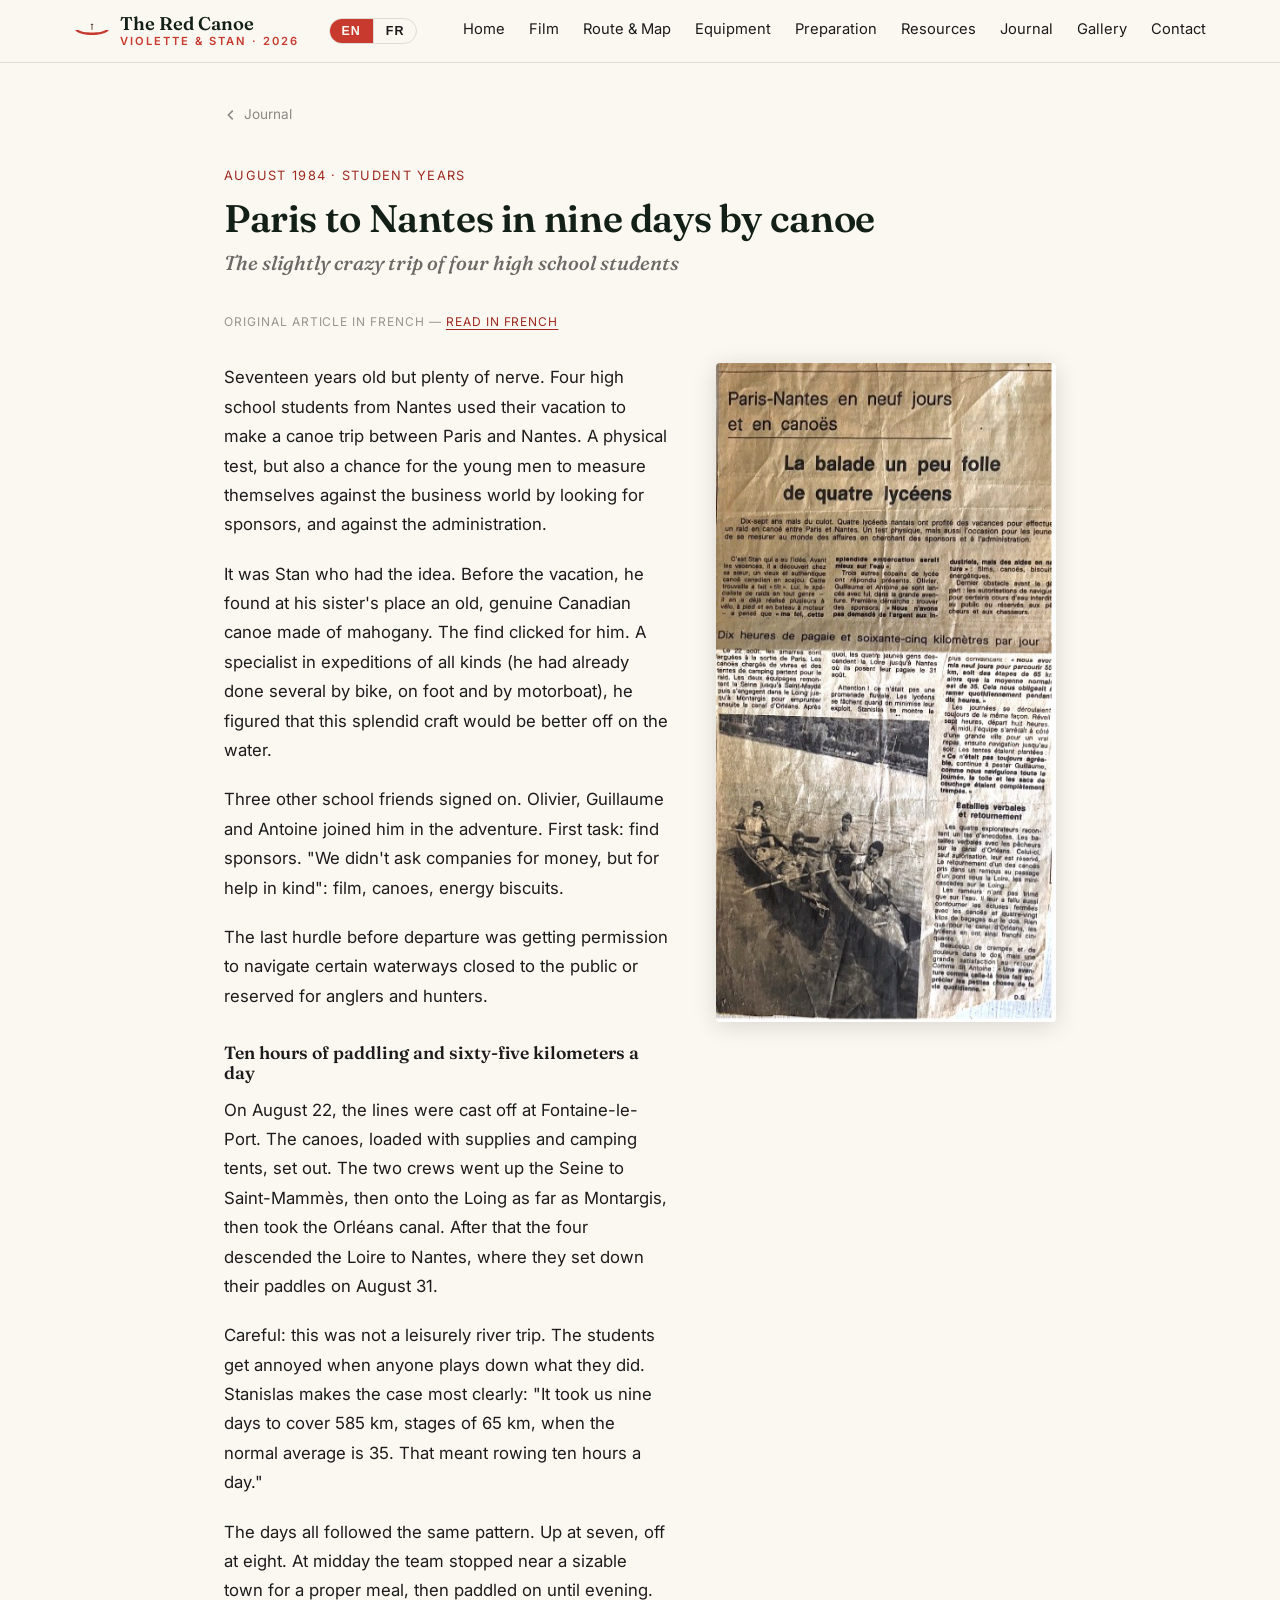
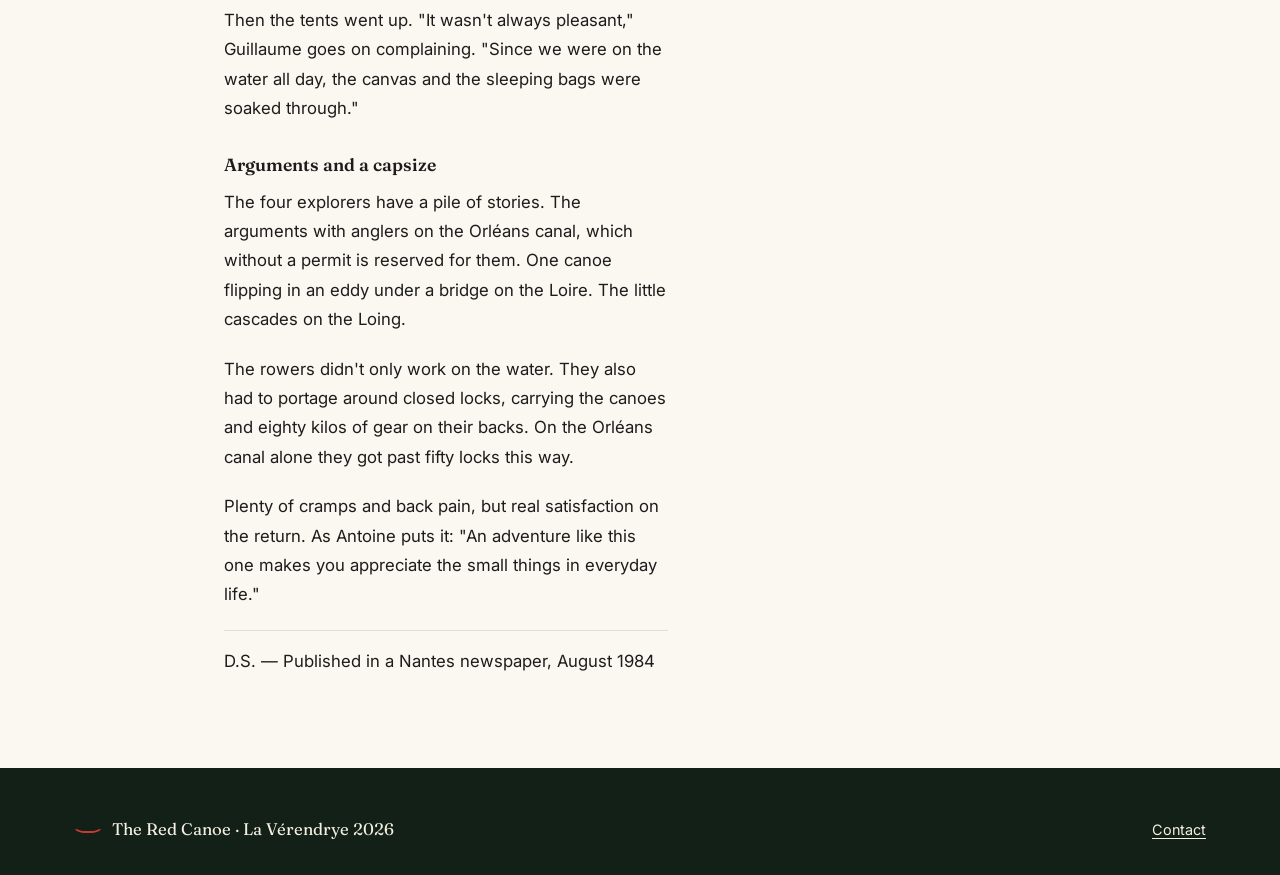
<file: paris-nantes-1984.html>
<!doctype html>
<html lang="en">
<head>
  <meta charset="utf-8">
  <meta name="viewport" content="width=device-width, initial-scale=1">
  <title>Paris to Nantes, 1984 · The Red Canoe</title>
  <meta name="description" content="In August 1984, four seventeen-year-old students from Nantes paddled 585 km from Paris to Nantes in nine days. The trip that started it all.">
  <meta name="theme-color" content="#1E3A2B">
  <meta name="author" content="Stan Berteloot">
  <link rel="canonical" href="https://canoe-verendrye.berteloot.org/paris-nantes-1984.html">

  <meta property="og:site_name" content="The Red Canoe">
  <meta property="og:title" content="Paris to Nantes, 1984">
  <meta property="og:description" content="Four seventeen-year-old students from Nantes paddled 585 km from Paris to Nantes in nine days. The trip that started it all.">
  <meta property="og:url" content="https://canoe-verendrye.berteloot.org/paris-nantes-1984.html">
  <meta property="og:type" content="article">
  <meta property="og:image" content="https://canoe-verendrye.berteloot.org/assets/img/paris-nantes-1984.jpg">

  <link rel="preconnect" href="https://fonts.googleapis.com">
  <link rel="preconnect" href="https://fonts.gstatic.com" crossorigin>
  <link href="https://fonts.googleapis.com/css2?family=Fraunces:opsz,wght@9..144,500;9..144,600&family=Inter:wght@400;500;600;700&display=swap" rel="stylesheet">
  <link rel="stylesheet" href="assets/css/main.css">

  <style>
    .article-hero {
      width: 100%;
      max-height: 420px;
      object-fit: cover;
      object-position: center top;
      display: block;
      border-radius: 6px;
      margin-bottom: 2.5rem;
    }
    .article-layout {
      display: grid;
      grid-template-columns: 1fr 340px;
      gap: 3rem;
      align-items: start;
    }
    @media (max-width: 760px) {
      .article-layout { grid-template-columns: 1fr; gap: 2rem; }
      .article-scan { order: -1; }
    }
    .article-scan img {
      width: 100%;
      border-radius: 4px;
      box-shadow: 0 4px 24px rgba(0,0,0,0.14);
      position: sticky;
      top: 80px;
    }
    .article-meta {
      font-family: var(--sans);
      font-size: 0.8rem;
      text-transform: uppercase;
      letter-spacing: 0.1em;
      color: var(--canoe-red-dark);
      margin-bottom: 0.5rem;
    }
    .article-title {
      font-family: 'Fraunces', serif;
      font-size: clamp(1.6rem, 4vw, 2.4rem);
      font-weight: 600;
      line-height: 1.2;
      margin: 0 0 0.4rem;
    }
    .article-subtitle {
      font-family: 'Fraunces', serif;
      font-size: clamp(1rem, 2.5vw, 1.25rem);
      font-weight: 500;
      color: rgba(28,28,28,0.65);
      margin: 0 0 1.75rem;
      font-style: italic;
    }
    .article-body p {
      font-size: 1.05rem;
      line-height: 1.75;
      margin: 0 0 1.25rem;
      color: #1c1c1c;
    }
    .article-body h4 {
      font-family: 'Fraunces', serif;
      font-size: 1.1rem;
      font-weight: 600;
      text-transform: none;
      letter-spacing: 0;
      color: #1c1c1c;
      margin: 2rem 0 0.75rem;
    }
    .article-byline {
      font-size: 0.85rem;
      color: rgba(28,28,28,0.45);
      margin-top: 2rem;
      padding-top: 1rem;
      border-top: 1px solid var(--rule);
    }
    .lang-note {
      display: inline-block;
      font-family: var(--sans);
      font-size: 0.75rem;
      text-transform: uppercase;
      letter-spacing: 0.08em;
      color: rgba(28,28,28,0.45);
      margin-bottom: 2rem;
    }
    .back-link {
      display: inline-flex;
      align-items: center;
      gap: 0.4rem;
      font-family: var(--sans);
      font-size: 0.85rem;
      color: rgba(28,28,28,0.5);
      text-decoration: none;
      margin-bottom: 2.5rem;
    }
    .back-link:hover { color: var(--canoe-red); }
  </style>

  <!-- Google tag (gtag.js) -->
  <script async src="https://www.googletagmanager.com/gtag/js?id=G-GXN3VF6T09"></script>
  <script>
    window.dataLayer = window.dataLayer || [];
    function gtag(){dataLayer.push(arguments);}
    gtag('js', new Date());
    gtag('config', 'G-GXN3VF6T09');
  </script>
</head>
<body>

<header class="nav">
  <div class="nav__inner">
    <a class="brand" href="index.html">
      <svg viewBox="0 0 64 32" aria-hidden="true">
        <path d="M2 14 C 10 26, 54 26, 62 14 L 56 14 C 50 20, 14 20, 8 14 Z" fill="#C8392E"/>
        <path d="M32 4 L 32 14" stroke="#3a2a1a" stroke-width="1.4"/>
        <ellipse cx="32" cy="4" rx="2.5" ry="1" fill="#3a2a1a"/>
      </svg>
      <span class="brand__name">The Red Canoe<span class="brand__tag">Violette &amp; Stan · 2026</span></span>
    </a>
    <div class="lang-toggle" role="group" aria-label="Language" translate="no">
      <button type="button" data-lang="en">EN</button>
      <button type="button" data-lang="fr">FR</button>
    </div>
    <button class="nav__toggle" aria-label="Menu" aria-expanded="false">☰</button>
    <nav class="nav__links">
      <a href="index.html">Home</a>
      <a href="index.html#film">Film</a>
      <a href="itinerary.html">Route &amp; Map</a>
      <a href="equipment.html">Equipment</a>
      <a href="preparation.html">Preparation</a>
      <a href="resources.html">Resources</a>
      <a href="journal.html">Journal</a>
      <a href="gallery.html">Gallery</a>
      <a href="contact.html">Contact</a>
    </nav>
  </div>
</header>

<section style="padding-top:2.5rem;">
  <div class="container container--text">

    <a href="journal.html" class="back-link">
      <svg viewBox="0 0 16 16" fill="none" stroke="currentColor" stroke-width="1.8" width="14" height="14"><path d="M10 3 L5 8 L10 13"/></svg>
      Journal
    </a>

    <!-- ENGLISH VERSION -->
    <div id="text-en">
      <div class="article-meta">August 1984 · Student Years</div>
      <h1 class="article-title">Paris to Nantes in nine days by canoe</h1>
      <p class="article-subtitle">The slightly crazy trip of four high school students</p>
      <span class="lang-note">Original article in French &mdash; <a href="#" onclick="vCanoeSetLang('fr');return false;">read in French</a></span>

      <div class="article-layout">
        <div class="article-body">
          <p>Seventeen years old but plenty of nerve. Four high school students from Nantes used their vacation to make a canoe trip between Paris and Nantes. A physical test, but also a chance for the young men to measure themselves against the business world by looking for sponsors, and against the administration.</p>

          <p>It was Stan who had the idea. Before the vacation, he found at his sister's place an old, genuine Canadian canoe made of mahogany. The find clicked for him. A specialist in expeditions of all kinds (he had already done several by bike, on foot and by motorboat), he figured that this splendid craft would be better off on the water.</p>

          <p>Three other school friends signed on. Olivier, Guillaume and Antoine joined him in the adventure. First task: find sponsors. "We didn't ask companies for money, but for help in kind": film, canoes, energy biscuits.</p>

          <p>The last hurdle before departure was getting permission to navigate certain waterways closed to the public or reserved for anglers and hunters.</p>

          <h4>Ten hours of paddling and sixty-five kilometers a day</h4>

          <p>On August 22, the lines were cast off at Fontaine-le-Port. The canoes, loaded with supplies and camping tents, set out. The two crews went up the Seine to Saint-Mammès, then onto the Loing as far as Montargis, then took the Orléans canal. After that the four descended the Loire to Nantes, where they set down their paddles on August 31.</p>

          <p>Careful: this was not a leisurely river trip. The students get annoyed when anyone plays down what they did. Stanislas makes the case most clearly: "It took us nine days to cover 585 km, stages of 65 km, when the normal average is 35. That meant rowing ten hours a day."</p>

          <p>The days all followed the same pattern. Up at seven, off at eight. At midday the team stopped near a sizable town for a proper meal, then paddled on until evening. Then the tents went up. "It wasn't always pleasant," Guillaume goes on complaining. "Since we were on the water all day, the canvas and the sleeping bags were soaked through."</p>

          <h4>Arguments and a capsize</h4>

          <p>The four explorers have a pile of stories. The arguments with anglers on the Orléans canal, which without a permit is reserved for them. One canoe flipping in an eddy under a bridge on the Loire. The little cascades on the Loing.</p>

          <p>The rowers didn't only work on the water. They also had to portage around closed locks, carrying the canoes and eighty kilos of gear on their backs. On the Orléans canal alone they got past fifty locks this way.</p>

          <p>Plenty of cramps and back pain, but real satisfaction on the return. As Antoine puts it: "An adventure like this one makes you appreciate the small things in everyday life."</p>

          <p class="article-byline">D.S. — Published in a Nantes newspaper, August 1984</p>
        </div>
        <div class="article-scan">
          <img src="assets/img/paris-nantes-1984.jpg" alt="Newspaper clipping from a Nantes paper, August 1984, about four high school students who paddled from Paris to Nantes in nine days.">
        </div>
      </div>
    </div>

    <!-- FRENCH VERSION -->
    <div id="text-fr" style="display:none;">
      <div class="article-meta">Août 1984 · Années lycée</div>
      <h1 class="article-title">Paris-Nantes en neuf jours et en canoës</h1>
      <p class="article-subtitle">La balade un peu folle de quatre lycéens</p>
      <span class="lang-note">Traduit en anglais &mdash; <a href="#" onclick="vCanoeSetLang('en');return false;">lire en anglais</a></span>

      <div class="article-layout">
        <div class="article-body">
          <p>Dix-sept ans mais du culot. Quatre lycéens nantais ont profité des vacances pour effectuer un raid en canoë entre Paris et Nantes. Un test physique, mais aussi l'occasion pour les jeunes de se mesurer au monde des affaires en cherchant des sponsors et à l'administration.</p>

          <p>C'est Stan qui a eu l'idée. Avant les vacances, il a découvert chez sa sœur un vieux et authentique canoë canadien en acajou. Cette trouvaille a fait &laquo;&thinsp;tilt&thinsp;&raquo;. Lui, le spécialiste de raids en tout genre (il en a déjà réalisé plusieurs à vélo, à pied et en bateau à moteur) a pensé que &laquo;&thinsp;ma foi, cette splendide embarcation serait mieux sur l'eau&thinsp;&raquo;.</p>

          <p>Trois autres copains de lycée ont répondu présents. Olivier, Guillaume et Antoine se sont lancés avec lui dans la grande aventure. Première démarche&nbsp;: trouver des sponsors. &laquo;&thinsp;Nous n'avons pas demandé de l'argent aux industriels, mais des aides en nature&thinsp;&raquo;&nbsp;: films, canoës, biscuits énergétiques.</p>

          <p>Dernier obstacle avant le départ&nbsp;: les autorisations de naviguer pour certains cours d'eau interdits au public ou réservés aux pêcheurs et aux chasseurs.</p>

          <h4>Dix heures de pagaie et soixante-cinq kilomètres par jour</h4>

          <p>Le 22 août, les amarres sont larguées à la sortie de Paris. Les canoës chargés de vivres et des tentes de camping partent pour le raid. Les deux équipages remontent la Seine jusqu'à Saint-Mammès puis s'engagent dans le Loing jusqu'à Montargis pour emprunter ensuite le canal d'Orléans. Après quoi, les quatre jeunes gens descendent la Loire jusqu'à Nantes où ils posent leur pagaie le 31 août.</p>

          <p>Attention&nbsp;! ce n'était pas une promenade fluviale. Les lycéens se fâchent quand on minimise leur exploit. Stanislas se montre le plus convaincant&nbsp;: &laquo;&thinsp;Nous avons mis neuf jours pour parcourir 585&nbsp;km, soit des étapes de 65&nbsp;km alors que la moyenne normale est de 35. Cela nous obligeait à ramer quotidiennement pendant dix heures.&thinsp;&raquo;</p>

          <p>Les journées se déroulaient toujours de la même façon. Réveil sept heures, départ huit heures. À midi, l'équipe s'arrêtait à côté d'une grande ville pour un vrai repas, ensuite navigation jusqu'au soir. Les tentes étaient plantées&nbsp;: &laquo;&thinsp;Ce n'était pas toujours agréable, continue à pester Guillaume, comme nous naviguions toute la journée, la toile et les sacs de couchage étaient complètement trempés.&thinsp;&raquo;</p>

          <h4>Batailles verbales et retournement</h4>

          <p>Les quatre explorateurs racontent un tas d'anecdotes. Les batailles verbales avec les pêcheurs sur le canal d'Orléans. Celui-ci, sauf autorisation, leur est réservé. Le retournement d'un des canoës pris dans un remous au passage d'un pont sous la Loire, les minicascades sur le Loing.</p>

          <p>Les rameurs n'ont pas trimé que sur l'eau. Il leur a fallu aussi contourner les écluses fermées avec les canoës et quatre-vingts kilos de bagages sur le dos. Rien que pour le canal d'Orléans, les lycéens en ont ainsi franchi cinquante.</p>

          <p>Beaucoup de crampes et de douleurs dans le dos, mais une grande satisfaction au retour. Comme dit Antoine&nbsp;: &laquo;&thinsp;Une aventure comme celle-là nous fait apprécier les petites choses de la vie quotidienne.&thinsp;&raquo;</p>

          <p class="article-byline">D.S. — Publié dans un journal nantais, août 1984</p>
        </div>
        <div class="article-scan">
          <img src="assets/img/paris-nantes-1984.jpg" alt="Coupure de presse d'un journal nantais, août 1984, relatant le raid en canoë Paris-Nantes de quatre lycéens en neuf jours.">
        </div>
      </div>
    </div>

  </div>
</section>

<footer class="footer">
  <div class="container footer__inner">
    <div class="footer__brand">
      <svg viewBox="0 0 64 32" aria-hidden="true"><path d="M2 14 C 10 26, 54 26, 62 14 L 56 14 C 50 20, 14 20, 8 14 Z" fill="#C8392E"/></svg>
      <span>The Red Canoe · La Vérendrye 2026</span>
    </div>
    <div>
      <a href="contact.html">Contact</a>
    </div>
  </div>
</footer>

<script src="assets/js/main.js"></script>
<script>
  (function () {
    const lang = (document.cookie.match(/googtrans=\/en\/(fr|en)/) || [])[1] || 'en';
    if (lang === 'fr') {
      document.getElementById('text-en').style.display = 'none';
      document.getElementById('text-fr').style.display = 'block';
    }
  })();
</script>
<div id="google_translate_element" aria-hidden="true"></div>
<script src="//translate.google.com/translate_a/element.js?cb=googleTranslateElementInit" defer></script>
</body>
</html>
</file>
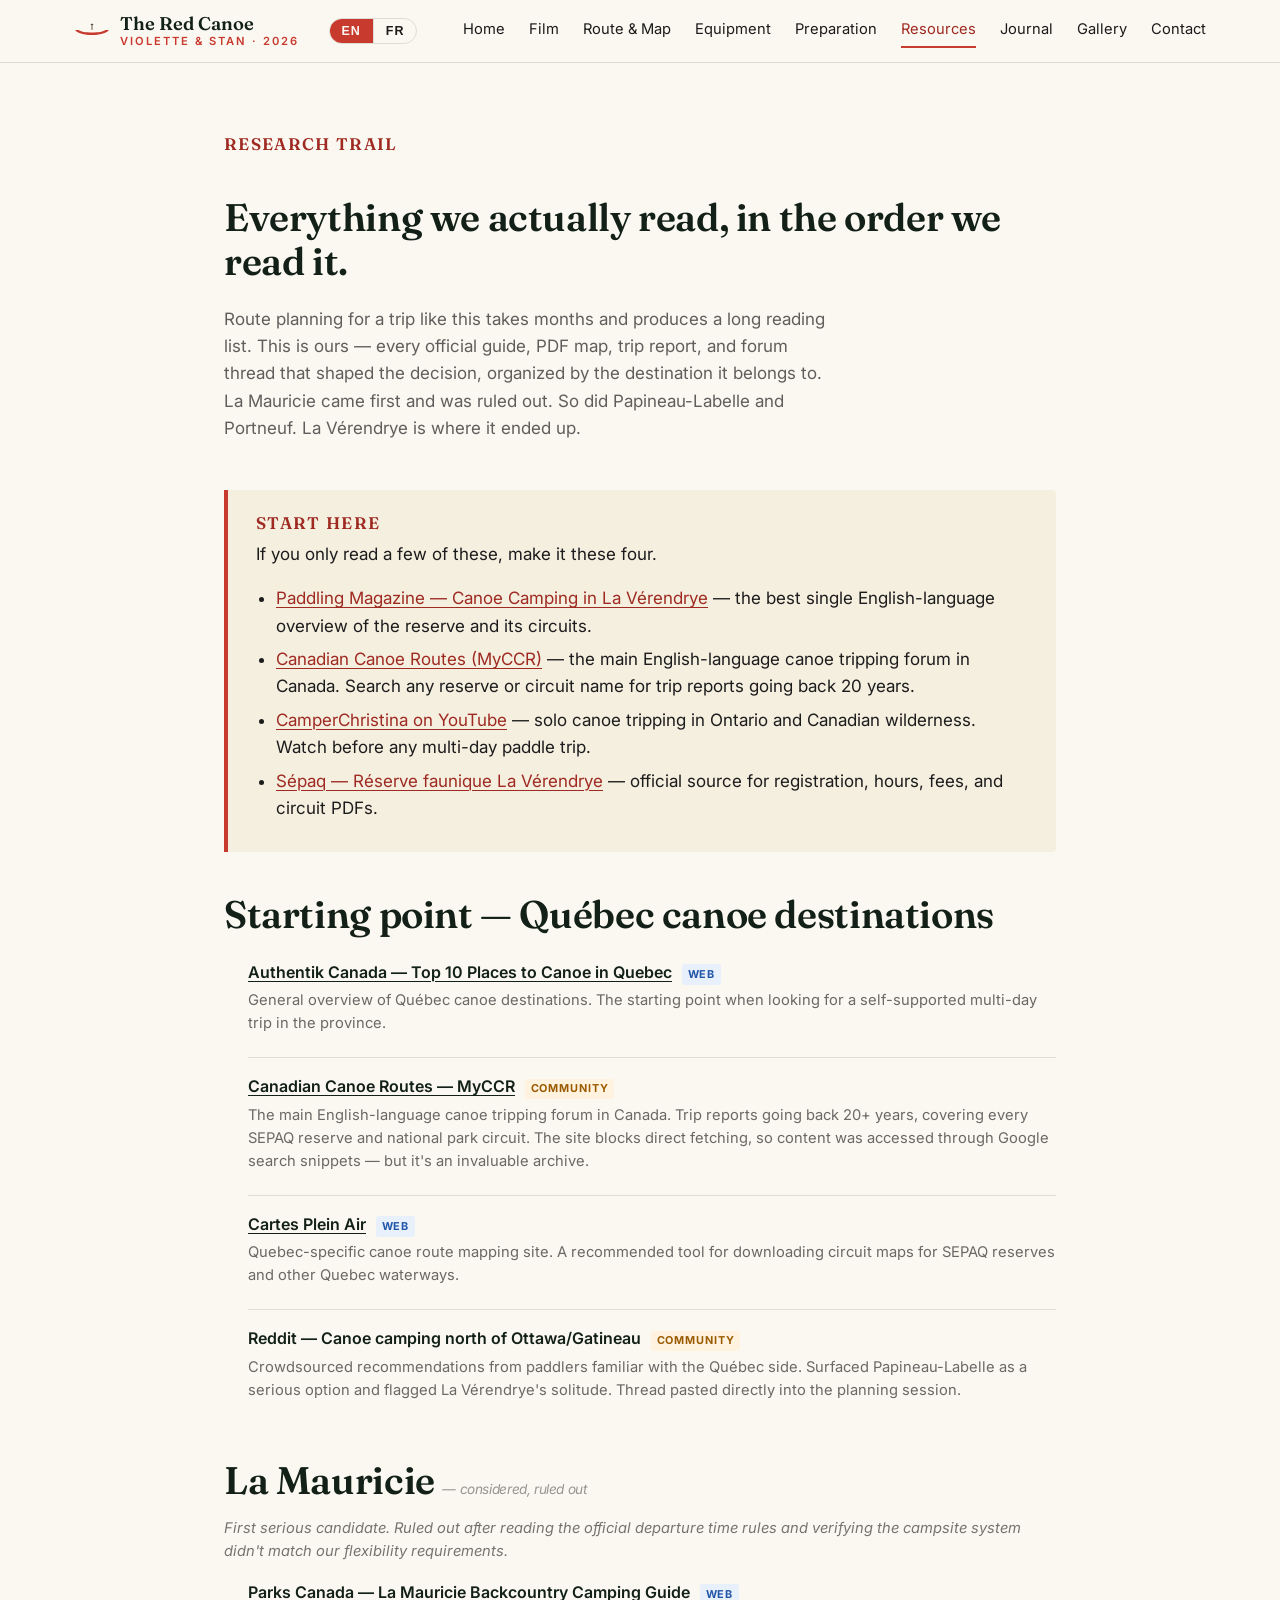
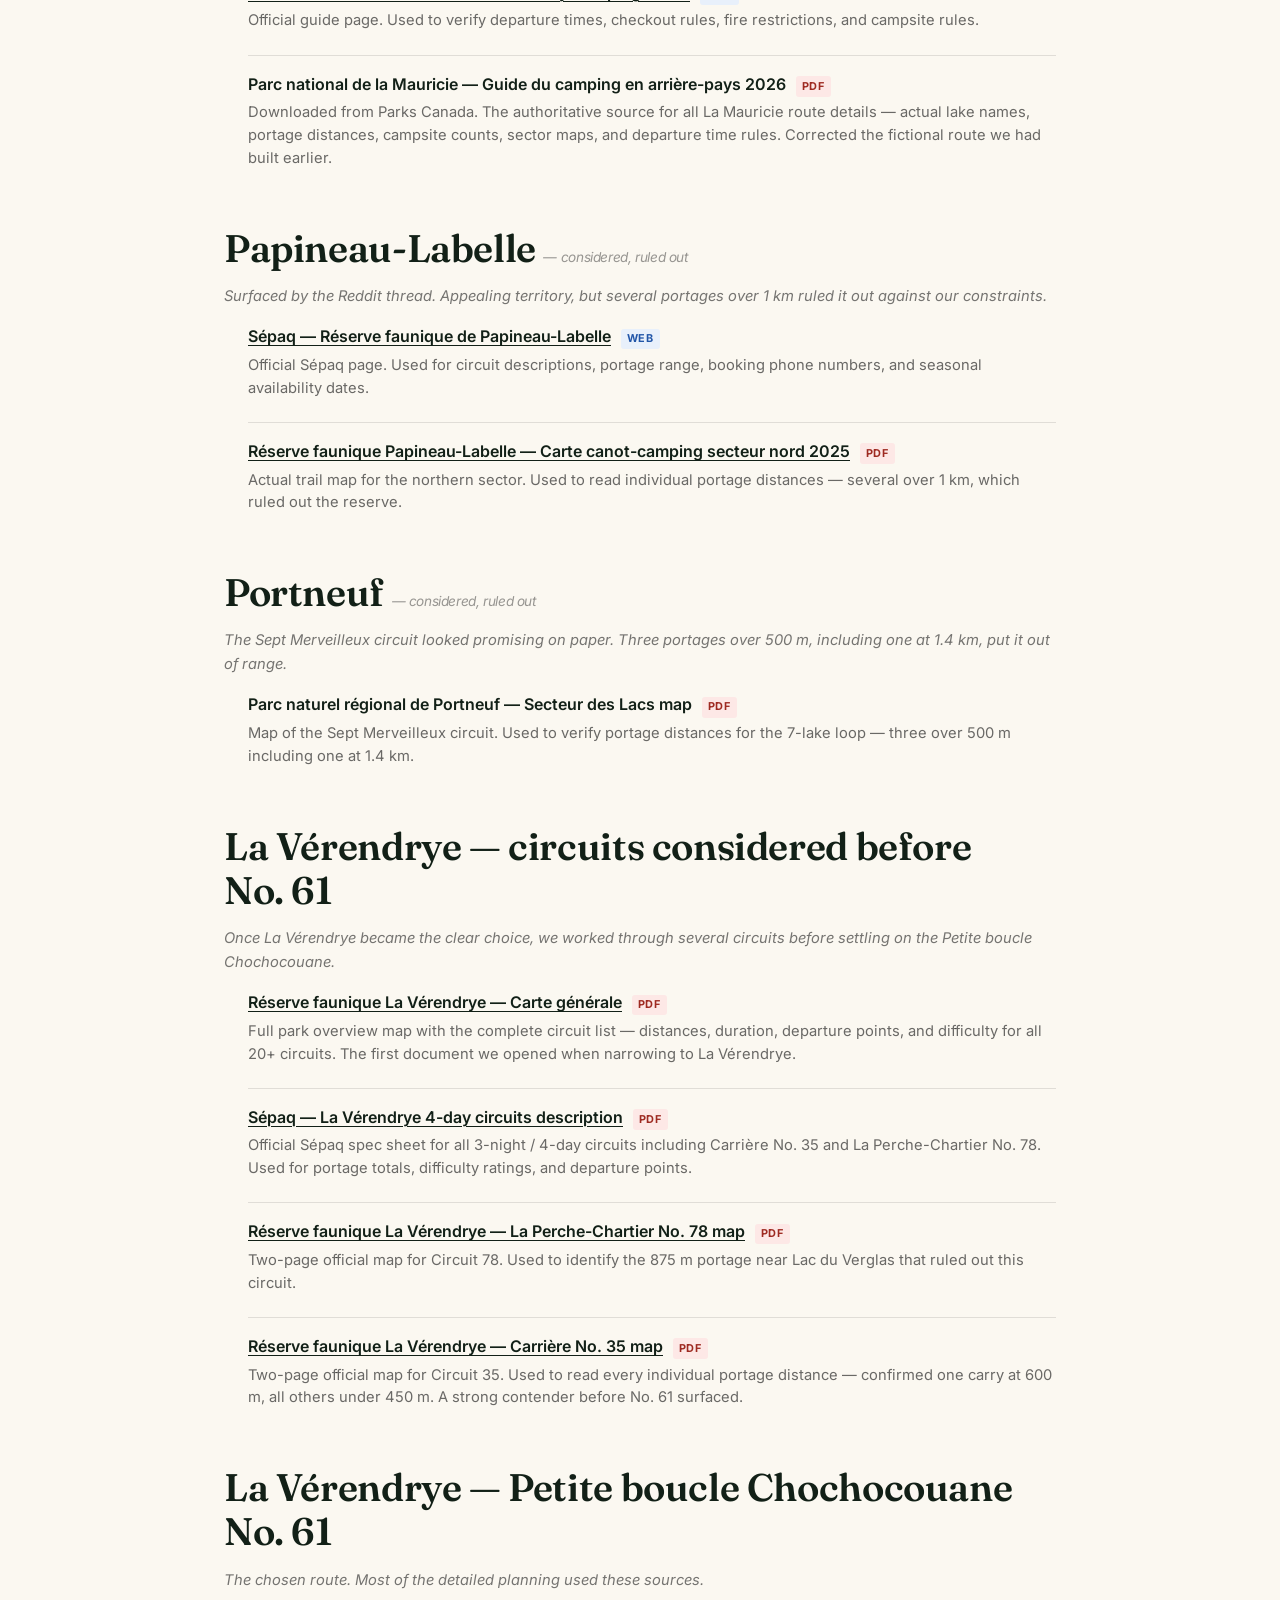
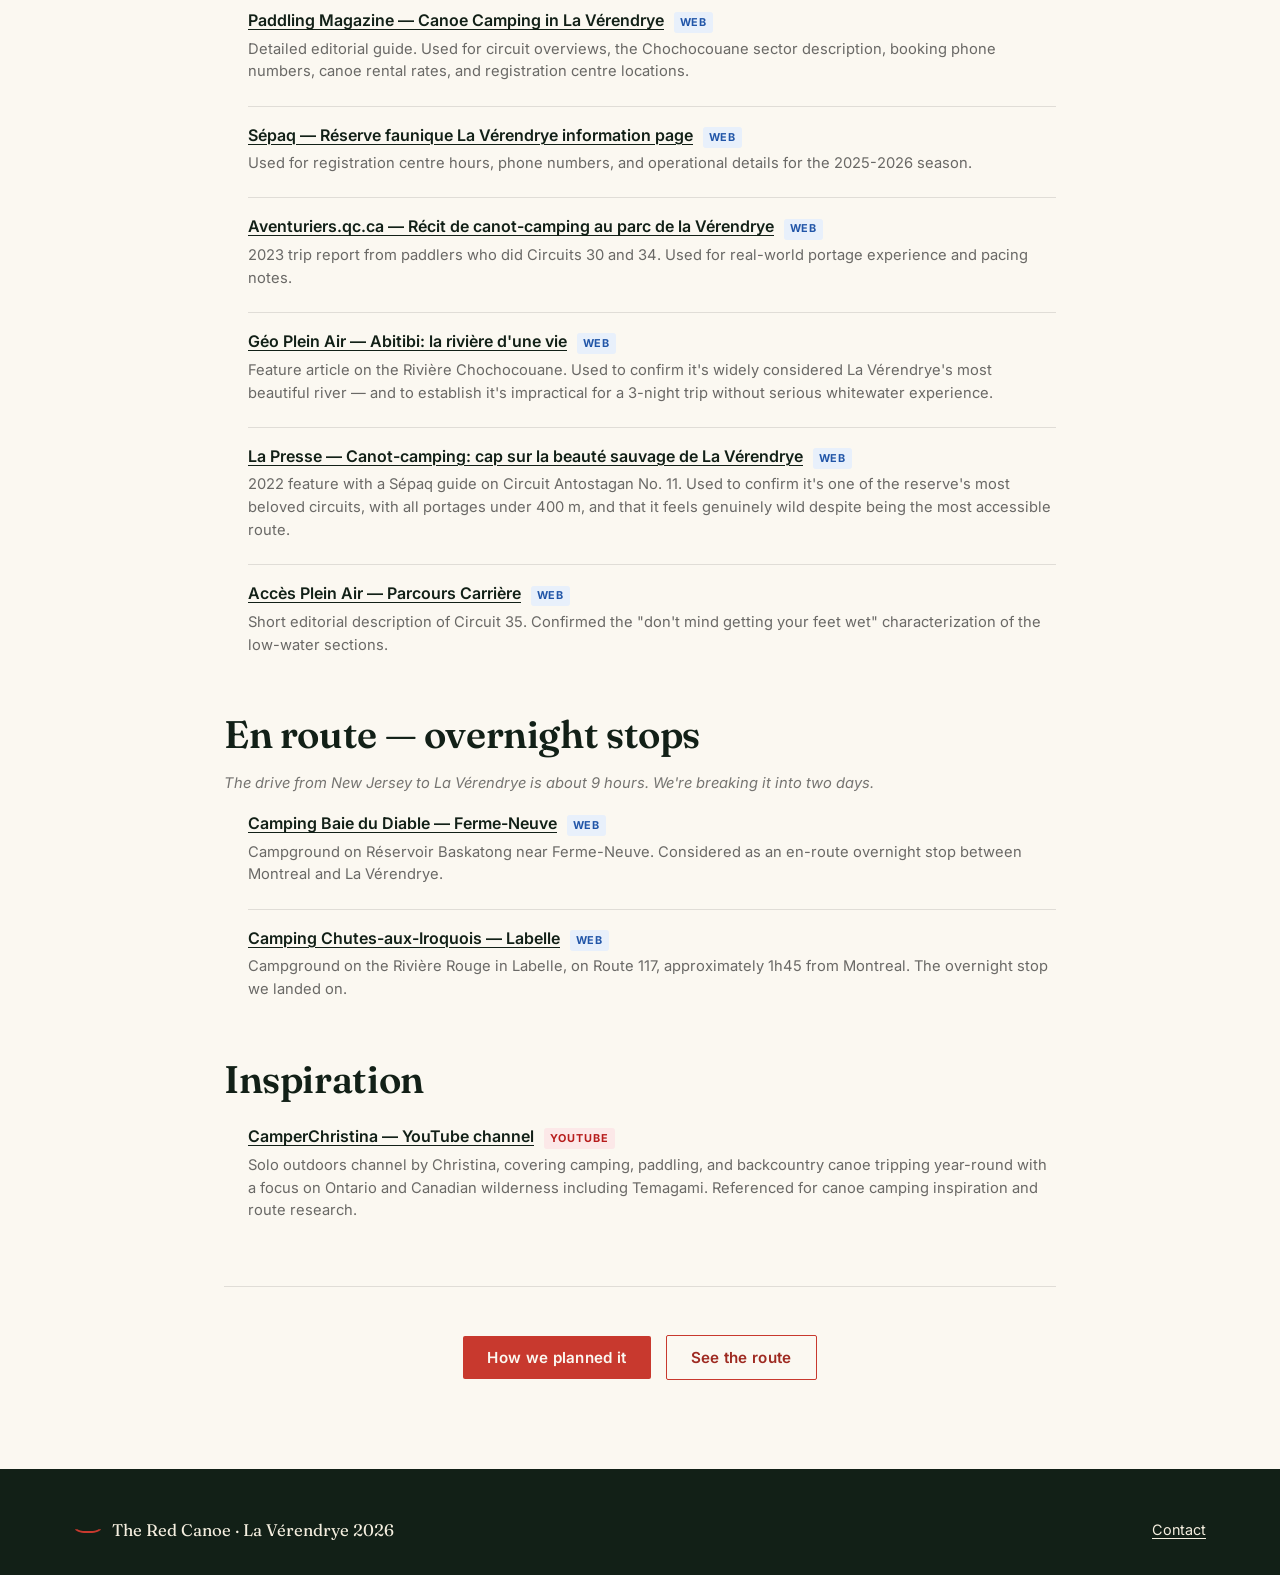
<file: resources.html>
<!doctype html>
<html lang="en">
<head>
  <meta charset="utf-8">
  <meta name="viewport" content="width=device-width, initial-scale=1">
  <title>Resources · The Red Canoe</title>
  <meta name="description" content="Every map, guide, trip report, and forum thread we consulted while planning the La Vérendrye canoe expedition, organized by destination.">
  <meta name="theme-color" content="#1E3A2B">
  <meta name="author" content="Stan Berteloot">
  <meta name="robots" content="index, follow, max-image-preview:large">
  <link rel="canonical" href="https://canoe-verendrye.berteloot.org/resources.html">

  <!-- Open Graph -->
  <meta property="og:site_name" content="The Red Canoe">
  <meta property="og:title" content="Resources · The Red Canoe">
  <meta property="og:description" content="Every map, guide, trip report, and forum thread we consulted while planning the La Vérendrye canoe expedition, organized by destination.">
  <meta property="og:url" content="https://canoe-verendrye.berteloot.org/resources.html">
  <meta property="og:type" content="website">
  <meta property="og:locale" content="en_US">
  <meta property="og:image" content="https://canoe-verendrye.berteloot.org/assets/img/hero-mad-river.jpg">
  <meta property="og:image:alt" content="A red Mad River Explorer 17 canoe on a Québec lake at first light.">

  <!-- Twitter Card -->
  <meta name="twitter:card" content="summary_large_image">
  <meta name="twitter:title" content="Resources · The Red Canoe">
  <meta name="twitter:description" content="Every map, guide, trip report, and forum thread we consulted while planning the La Vérendrye canoe expedition, organized by destination.">
  <meta name="twitter:image" content="https://canoe-verendrye.berteloot.org/assets/img/hero-mad-river.jpg">

  <!-- Structured data: breadcrumb -->
  <script type="application/ld+json">
  {
    "@context": "https://schema.org",
    "@type": "BreadcrumbList",
    "itemListElement": [
      {"@type": "ListItem", "position": 1, "name": "Home", "item": "https://canoe-verendrye.berteloot.org/"},
      {"@type": "ListItem", "position": 2, "name": "Resources", "item": "https://canoe-verendrye.berteloot.org/resources.html"}
    ]
  }
  </script>

  <link rel="preconnect" href="https://fonts.googleapis.com">
  <link rel="preconnect" href="https://fonts.gstatic.com" crossorigin>
  <link href="https://fonts.googleapis.com/css2?family=Fraunces:opsz,wght@9..144,500;9..144,600&family=Inter:wght@400;500;600;700&display=swap" rel="stylesheet">
  <link rel="stylesheet" href="assets/css/main.css">
  <!-- Google tag (gtag.js) -->
  <script async src="https://www.googletagmanager.com/gtag/js?id=G-GXN3VF6T09"></script>
  <script>
    window.dataLayer = window.dataLayer || [];
    function gtag(){dataLayer.push(arguments);}
    gtag('js', new Date());
    gtag('config', 'G-GXN3VF6T09');
  </script>
</head>
<body>

<header class="nav">
  <div class="nav__inner">
    <a class="brand" href="index.html">
      <svg viewBox="0 0 64 32" aria-hidden="true">
        <path d="M2 14 C 10 26, 54 26, 62 14 L 56 14 C 50 20, 14 20, 8 14 Z" fill="#C8392E"/>
        <path d="M32 4 L 32 14" stroke="#3a2a1a" stroke-width="1.4"/>
        <ellipse cx="32" cy="4" rx="2.5" ry="1" fill="#3a2a1a"/>
      </svg>
      <span class="brand__name">The Red Canoe<span class="brand__tag">Violette &amp; Stan · 2026</span></span>
    </a>
    <div class="lang-toggle" role="group" aria-label="Language" translate="no">
      <button type="button" data-lang="en">EN</button>
      <button type="button" data-lang="fr">FR</button>
    </div>

    <button class="nav__toggle" aria-label="Menu" aria-expanded="false">☰</button>
    <nav class="nav__links">
      <a href="index.html">Home</a>
      <a href="index.html#film">Film</a>
      <a href="itinerary.html">Route &amp; Map</a>
      <a href="equipment.html">Equipment</a>
      <a href="preparation.html">Preparation</a>
      <a href="resources.html">Resources</a>
      <a href="journal.html">Journal</a>
      <a href="gallery.html">Gallery</a>
      <a href="contact.html">Contact</a>
    </nav>
  </div>
</header>

<section>
  <div class="container container--text prose">
    <div class="section-head" style="text-align:left;">
      <h4>Research Trail</h4>
      <h2>Everything we actually read, in the order we read it.</h2>
      <p style="margin:0;">
        Route planning for a trip like this takes months and produces a long reading list.
        This is ours — every official guide, PDF map, trip report, and forum thread that
        shaped the decision, organized by the destination it belongs to. La Mauricie came
        first and was ruled out. So did Papineau-Labelle and Portneuf. La Vérendrye is
        where it ended up.
      </p>
    </div>

    <div class="callout">
      <h4>Start here</h4>
      <p>If you only read a few of these, make it these four.</p>
      <ul style="margin:0.5rem 0 0; padding-left:1.25rem;">
        <li><a href="https://paddlingmag.com/trips/destinations/canoe-camping-la-verendrye/" target="_blank" rel="noopener">Paddling Magazine — Canoe Camping in La Vérendrye</a> — the best single English-language overview of the reserve and its circuits.</li>
        <li><a href="https://www.myccr.com" target="_blank" rel="noopener">Canadian Canoe Routes (MyCCR)</a> — the main English-language canoe tripping forum in Canada. Search any reserve or circuit name for trip reports going back 20 years.</li>
        <li><a href="https://www.youtube.com/@CamperChristina" target="_blank" rel="noopener">CamperChristina on YouTube</a> — solo canoe tripping in Ontario and Canadian wilderness. Watch before any multi-day paddle trip.</li>
        <li><a href="https://www.sepaq.com/rf/lvy/information.dot?language_id=1" target="_blank" rel="noopener">Sépaq — Réserve faunique La Vérendrye</a> — official source for registration, hours, fees, and circuit PDFs.</li>
      </ul>
    </div>

    <!-- ======================================================= -->
    <h2>Starting point — Québec canoe destinations</h2>

    <ul class="res-list">
      <li class="res-item">
        <div class="res-item__head">
          <a href="https://www.authentikcanada.com/en/blog/top-10-places-to-canoe-in-quebec" target="_blank" rel="noopener">Authentik Canada — Top 10 Places to Canoe in Quebec</a>
          <span class="res-tag res-tag--web">Web</span>
        </div>
        <p class="res-note">General overview of Québec canoe destinations. The starting point when looking for a self-supported multi-day trip in the province.</p>
      </li>

      <li class="res-item">
        <div class="res-item__head">
          <a href="https://www.myccr.com" target="_blank" rel="noopener">Canadian Canoe Routes — MyCCR</a>
          <span class="res-tag res-tag--community">Community</span>
        </div>
        <p class="res-note">The main English-language canoe tripping forum in Canada. Trip reports going back 20+ years, covering every SEPAQ reserve and national park circuit. The site blocks direct fetching, so content was accessed through Google search snippets — but it's an invaluable archive.</p>
      </li>

      <li class="res-item">
        <div class="res-item__head">
          <a href="https://www.cartespleinair.org" target="_blank" rel="noopener">Cartes Plein Air</a>
          <span class="res-tag res-tag--web">Web</span>
        </div>
        <p class="res-note">Quebec-specific canoe route mapping site. A recommended tool for downloading circuit maps for SEPAQ reserves and other Quebec waterways.</p>
      </li>

      <li class="res-item">
        <div class="res-item__head">
          <span>Reddit — Canoe camping north of Ottawa/Gatineau</span>
          <span class="res-tag res-tag--community">Community</span>
        </div>
        <p class="res-note">Crowdsourced recommendations from paddlers familiar with the Québec side. Surfaced Papineau-Labelle as a serious option and flagged La Vérendrye's solitude. Thread pasted directly into the planning session.</p>
      </li>
    </ul>

    <!-- ======================================================= -->
    <h2>La Mauricie <span class="res-ruling">— considered, ruled out</span></h2>
    <p class="res-context">First serious candidate. Ruled out after reading the official departure time rules and verifying the campsite system didn't match our flexibility requirements.</p>

    <ul class="res-list">
      <li class="res-item">
        <div class="res-item__head">
          <a href="https://parks.canada.ca/pn-np/qc/mauricie/activ/camping/canot-camping-canoe/guide" target="_blank" rel="noopener">Parks Canada — La Mauricie Backcountry Camping Guide</a>
          <span class="res-tag res-tag--web">Web</span>
        </div>
        <p class="res-note">Official guide page. Used to verify departure times, checkout rules, fire restrictions, and campsite rules.</p>
      </li>

      <li class="res-item">
        <div class="res-item__head">
          <span>Parc national de la Mauricie — Guide du camping en arrière-pays 2026</span>
          <span class="res-tag res-tag--pdf">PDF</span>
        </div>
        <p class="res-note">Downloaded from Parks Canada. The authoritative source for all La Mauricie route details — actual lake names, portage distances, campsite counts, sector maps, and departure time rules. Corrected the fictional route we had built earlier.</p>
      </li>
    </ul>

    <!-- ======================================================= -->
    <h2>Papineau-Labelle <span class="res-ruling">— considered, ruled out</span></h2>
    <p class="res-context">Surfaced by the Reddit thread. Appealing territory, but several portages over 1 km ruled it out against our constraints.</p>

    <ul class="res-list">
      <li class="res-item">
        <div class="res-item__head">
          <a href="https://www.sepaq.com/rf/pal/index.dot" target="_blank" rel="noopener">Sépaq — Réserve faunique de Papineau-Labelle</a>
          <span class="res-tag res-tag--web">Web</span>
        </div>
        <p class="res-note">Official Sépaq page. Used for circuit descriptions, portage range, booking phone numbers, and seasonal availability dates.</p>
      </li>

      <li class="res-item">
        <div class="res-item__head">
          <a href="https://www.sepaq.com/resources/docs/rf/pal/pal_carte_canot_camping_parcours_nord.pdf" target="_blank" rel="noopener">Réserve faunique Papineau-Labelle — Carte canot-camping secteur nord 2025</a>
          <span class="res-tag res-tag--pdf">PDF</span>
        </div>
        <p class="res-note">Actual trail map for the northern sector. Used to read individual portage distances — several over 1 km, which ruled out the reserve.</p>
      </li>
    </ul>

    <!-- ======================================================= -->
    <h2>Portneuf <span class="res-ruling">— considered, ruled out</span></h2>
    <p class="res-context">The Sept Merveilleux circuit looked promising on paper. Three portages over 500 m, including one at 1.4 km, put it out of range.</p>

    <ul class="res-list">
      <li class="res-item">
        <div class="res-item__head">
          <span>Parc naturel régional de Portneuf — Secteur des Lacs map</span>
          <span class="res-tag res-tag--pdf">PDF</span>
        </div>
        <p class="res-note">Map of the Sept Merveilleux circuit. Used to verify portage distances for the 7-lake loop — three over 500 m including one at 1.4 km.</p>
      </li>
    </ul>

    <!-- ======================================================= -->
    <h2>La Vérendrye — circuits considered before No.&nbsp;61</h2>
    <p class="res-context">Once La Vérendrye became the clear choice, we worked through several circuits before settling on the Petite boucle Chochocouane.</p>

    <ul class="res-list">
      <li class="res-item">
        <div class="res-item__head">
          <a href="https://www.sepaq.com/resources/docs/rf/lvy/lvy_carte_generale.pdf" target="_blank" rel="noopener">Réserve faunique La Vérendrye — Carte générale</a>
          <span class="res-tag res-tag--pdf">PDF</span>
        </div>
        <p class="res-note">Full park overview map with the complete circuit list — distances, duration, departure points, and difficulty for all 20+ circuits. The first document we opened when narrowing to La Vérendrye.</p>
      </li>

      <li class="res-item">
        <div class="res-item__head">
          <a href="https://www.sepaq.com/rf/lvy/canot-camping/circuits-4-jours.dot" target="_blank" rel="noopener">Sépaq — La Vérendrye 4-day circuits description</a>
          <span class="res-tag res-tag--pdf">PDF</span>
        </div>
        <p class="res-note">Official Sépaq spec sheet for all 3-night / 4-day circuits including Carrière No.&nbsp;35 and La Perche-Chartier No.&nbsp;78. Used for portage totals, difficulty ratings, and departure points.</p>
      </li>

      <li class="res-item">
        <div class="res-item__head">
          <a href="https://www.sepaq.com/resources/docs/rf/lvy/cartes-canot-camping/lvy_carte_laperche_chartier_no78.pdf" target="_blank" rel="noopener">Réserve faunique La Vérendrye — La Perche-Chartier No.&nbsp;78 map</a>
          <span class="res-tag res-tag--pdf">PDF</span>
        </div>
        <p class="res-note">Two-page official map for Circuit 78. Used to identify the 875 m portage near Lac du Verglas that ruled out this circuit.</p>
      </li>

      <li class="res-item">
        <div class="res-item__head">
          <a href="https://www.sepaq.com/resources/docs/rf/lvy/cartes-canot-camping/lvy_carte_carriere_no35.pdf" target="_blank" rel="noopener">Réserve faunique La Vérendrye — Carrière No.&nbsp;35 map</a>
          <span class="res-tag res-tag--pdf">PDF</span>
        </div>
        <p class="res-note">Two-page official map for Circuit 35. Used to read every individual portage distance — confirmed one carry at 600 m, all others under 450 m. A strong contender before No.&nbsp;61 surfaced.</p>
      </li>
    </ul>

    <!-- ======================================================= -->
    <h2>La Vérendrye — Petite boucle Chochocouane No.&nbsp;61</h2>
    <p class="res-context">The chosen route. Most of the detailed planning used these sources.</p>

    <ul class="res-list">
      <li class="res-item">
        <div class="res-item__head">
          <a href="https://paddlingmag.com/trips/destinations/canoe-camping-la-verendrye/" target="_blank" rel="noopener">Paddling Magazine — Canoe Camping in La Vérendrye</a>
          <span class="res-tag res-tag--web">Web</span>
        </div>
        <p class="res-note">Detailed editorial guide. Used for circuit overviews, the Chochocouane sector description, booking phone numbers, canoe rental rates, and registration centre locations.</p>
      </li>

      <li class="res-item">
        <div class="res-item__head">
          <a href="https://www.sepaq.com/rf/lvy/information.dot?language_id=1" target="_blank" rel="noopener">Sépaq — Réserve faunique La Vérendrye information page</a>
          <span class="res-tag res-tag--web">Web</span>
        </div>
        <p class="res-note">Used for registration centre hours, phone numbers, and operational details for the 2025-2026 season.</p>
      </li>

      <li class="res-item">
        <div class="res-item__head">
          <a href="https://aventuriers.qc.ca/2024/05/27/recit-de-canot-camping-au-parc-de-la-verendrye/" target="_blank" rel="noopener">Aventuriers.qc.ca — Récit de canot-camping au parc de la Vérendrye</a>
          <span class="res-tag res-tag--web">Web</span>
        </div>
        <p class="res-note">2023 trip report from paddlers who did Circuits 30 and 34. Used for real-world portage experience and pacing notes.</p>
      </li>

      <li class="res-item">
        <div class="res-item__head">
          <a href="https://www.geopleinair.com/activites/canot/abitibi-la-riviere-dune-vie/" target="_blank" rel="noopener">Géo Plein Air — Abitibi: la rivière d'une vie</a>
          <span class="res-tag res-tag--web">Web</span>
        </div>
        <p class="res-note">Feature article on the Rivière Chochocouane. Used to confirm it's widely considered La Vérendrye's most beautiful river — and to establish it's impractical for a 3-night trip without serious whitewater experience.</p>
      </li>

      <li class="res-item">
        <div class="res-item__head">
          <a href="https://www.lapresse.ca/voyage/quebec-et-canada/2022-07-16/canot-camping/cap-sur-la-beaute-sauvage-de-la-verendrye.php" target="_blank" rel="noopener">La Presse — Canot-camping: cap sur la beauté sauvage de La Vérendrye</a>
          <span class="res-tag res-tag--web">Web</span>
        </div>
        <p class="res-note">2022 feature with a Sépaq guide on Circuit Antostagan No.&nbsp;11. Used to confirm it's one of the reserve's most beloved circuits, with all portages under 400 m, and that it feels genuinely wild despite being the most accessible route.</p>
      </li>

      <li class="res-item">
        <div class="res-item__head">
          <a href="https://accespleinair.org/canot/parcours-pagaie-parcours-carriere" target="_blank" rel="noopener">Accès Plein Air — Parcours Carrière</a>
          <span class="res-tag res-tag--web">Web</span>
        </div>
        <p class="res-note">Short editorial description of Circuit 35. Confirmed the "don't mind getting your feet wet" characterization of the low-water sections.</p>
      </li>
    </ul>

    <!-- ======================================================= -->
    <h2>En route — overnight stops</h2>
    <p class="res-context">The drive from New Jersey to La Vérendrye is about 9 hours. We're breaking it into two days.</p>

    <ul class="res-list">
      <li class="res-item">
        <div class="res-item__head">
          <a href="https://campingbaiedudiable.com" target="_blank" rel="noopener">Camping Baie du Diable — Ferme-Neuve</a>
          <span class="res-tag res-tag--web">Web</span>
        </div>
        <p class="res-note">Campground on Réservoir Baskatong near Ferme-Neuve. Considered as an en-route overnight stop between Montreal and La Vérendrye.</p>
      </li>

      <li class="res-item">
        <div class="res-item__head">
          <a href="https://www.camping.qc.ca/region-laurentides" target="_blank" rel="noopener">Camping Chutes-aux-Iroquois — Labelle</a>
          <span class="res-tag res-tag--web">Web</span>
        </div>
        <p class="res-note">Campground on the Rivière Rouge in Labelle, on Route 117, approximately 1h45 from Montreal. The overnight stop we landed on.</p>
      </li>
    </ul>

    <!-- ======================================================= -->
    <h2>Inspiration</h2>

    <ul class="res-list">
      <li class="res-item">
        <div class="res-item__head">
          <a href="https://www.youtube.com/@CamperChristina" target="_blank" rel="noopener">CamperChristina — YouTube channel</a>
          <span class="res-tag res-tag--video">YouTube</span>
        </div>
        <p class="res-note">Solo outdoors channel by Christina, covering camping, paddling, and backcountry canoe tripping year-round with a focus on Ontario and Canadian wilderness including Temagami. Referenced for canoe camping inspiration and route research.</p>
      </li>
    </ul>

    <hr>
    <p style="text-align:center;">
      <a class="btn" href="preparation.html">How we planned it</a>
      &nbsp;
      <a class="btn btn--ghost" style="background:transparent;color:var(--canoe-red-dark);border:1px solid var(--canoe-red);" href="itinerary.html">See the route</a>
    </p>
  </div>
</section>

<footer class="footer">
  <div class="container footer__inner">
    <div class="footer__brand">
      <svg viewBox="0 0 64 32" aria-hidden="true"><path d="M2 14 C 10 26, 54 26, 62 14 L 56 14 C 50 20, 14 20, 8 14 Z" fill="#C8392E"/></svg>
      <span>The Red Canoe · La Vérendrye 2026</span>
    </div>
    <div>
      <a href="contact.html">Contact</a>
    </div>
  </div>
</footer>

<script src="assets/js/main.js"></script>
<div id="google_translate_element" aria-hidden="true"></div>
<script src="//translate.google.com/translate_a/element.js?cb=googleTranslateElementInit" defer></script>
</body>
</html>
</file>
<file: assets/css/main.css>
/* ============================================================
   Red Canoe — La Vérendrye Expedition
   Brand palette + base styles
   ============================================================ */

:root {
  --canoe-red:      #C8392E;
  --canoe-red-dark: #9E2A21;
  --forest:         #1E3A2B;
  --forest-dark:    #122017;
  --lake:           #2C5F7C;
  --lake-light:     #6FA2BE;
  --birch:          #F5EFE0;
  --birch-dark:     #E8DFC8;
  --charcoal:       #1C1C1C;
  --paper:          #FBF8F1;
  --rule:           rgba(28, 28, 28, 0.12);

  --serif: "Fraunces", "Cormorant Garamond", Georgia, serif;
  --sans:  "Inter", -apple-system, BlinkMacSystemFont, "Segoe UI", sans-serif;

  --w-narrow: 720px;
  --w-text:   880px;
  --w-wide:   1180px;
}

* { box-sizing: border-box; }

html { scroll-behavior: smooth; }

body {
  margin: 0;
  font-family: var(--sans);
  font-size: 17px;
  line-height: 1.6;
  color: var(--charcoal);
  background: var(--paper);
  -webkit-font-smoothing: antialiased;
}

h1, h2, h3, h4 {
  font-family: var(--serif);
  font-weight: 600;
  color: var(--forest-dark);
  letter-spacing: -0.01em;
  line-height: 1.15;
  margin: 0 0 0.6em;
}

h1 { font-size: clamp(2.4rem, 5vw, 4rem); }
h2 { font-size: clamp(1.8rem, 3vw, 2.6rem); }
h3 { font-size: 1.35rem; }
h4 { font-size: 1.05rem; text-transform: uppercase; letter-spacing: 0.08em; color: var(--canoe-red-dark); }

p { margin: 0 0 1em; }

a {
  color: var(--canoe-red-dark);
  text-decoration-thickness: 1px;
  text-underline-offset: 3px;
}
a:hover { color: var(--canoe-red); }

img { max-width: 100%; display: block; }

hr {
  border: 0;
  border-top: 1px solid var(--rule);
  margin: 3rem 0;
}

/* ---------- Layout ---------- */

.container {
  width: 100%;
  max-width: var(--w-wide);
  margin: 0 auto;
  padding: 0 1.5rem;
}

.container--text   { max-width: var(--w-text); }
.container--narrow { max-width: var(--w-narrow); }

section { padding: 4.5rem 0; }

/* ---------- Top nav ---------- */

.nav {
  position: sticky;
  top: 0;
  z-index: 30;
  background: rgba(251, 248, 241, 0.92);
  backdrop-filter: saturate(180%) blur(8px);
  border-bottom: 1px solid var(--rule);
}

.nav__inner {
  display: flex;
  align-items: center;
  justify-content: space-between;
  padding: 0.9rem 1.5rem;
  max-width: var(--w-wide);
  margin: 0 auto;
}

.brand {
  display: flex;
  align-items: center;
  gap: 0.6rem;
  font-family: var(--serif);
  font-size: 1.15rem;
  font-weight: 600;
  color: var(--forest-dark);
  text-decoration: none;
}

.brand svg { width: 36px; height: auto; }
.brand__name { line-height: 1; }
.brand__tag  { display: block; font-family: var(--sans); font-size: 0.7rem; letter-spacing: 0.18em; text-transform: uppercase; color: var(--canoe-red); margin-top: 2px; }

.nav__links {
  display: flex;
  gap: 1.5rem;
  align-items: center;
}

.nav__links a {
  font-size: 0.92rem;
  color: var(--charcoal);
  text-decoration: none;
  padding: 0.25rem 0;
  border-bottom: 2px solid transparent;
}
.nav__links a:hover,
.nav__links a.is-active {
  color: var(--canoe-red-dark);
  border-bottom-color: var(--canoe-red);
}

.nav__toggle {
  display: none;
  background: none;
  border: 0;
  font-size: 1.5rem;
  cursor: pointer;
  color: var(--forest-dark);
}

/* ---------- Language toggle (Google Translate) ---------- */

.lang-toggle {
  display: inline-flex;
  align-items: stretch;
  border: 1px solid var(--rule);
  border-radius: 999px;
  overflow: hidden;
  margin-right: 1rem;
  font-family: var(--sans);
}
.lang-toggle button {
  appearance: none;
  background: transparent;
  border: 0;
  padding: 0.35rem 0.75rem;
  font-size: 0.78rem;
  font-weight: 600;
  letter-spacing: 0.08em;
  color: var(--charcoal);
  cursor: pointer;
  line-height: 1;
}
.lang-toggle button + button { border-left: 1px solid var(--rule); }
.lang-toggle button.is-active {
  background: var(--canoe-red);
  color: var(--paper);
}
.lang-toggle button:hover:not(.is-active) {
  background: var(--birch-dark);
}

/* Hide Google Translate's auto-injected UI */
#google_translate_element {
  position: absolute !important;
  left: -9999px !important;
  top: -9999px !important;
}
.goog-te-banner-frame.skiptranslate,
.goog-te-banner-frame,
.goog-te-gadget-icon,
.goog-logo-link,
.goog-te-balloon-frame { display: none !important; }
body { top: 0 !important; position: static !important; }
.goog-tooltip, .goog-tooltip:hover, .goog-text-highlight {
  background: none !important;
  box-shadow: none !important;
}
font[style*="background"] { background: transparent !important; }

@media (max-width: 720px) {
  .nav__toggle { display: block; }
  .nav__links {
    position: absolute;
    top: 100%; left: 0; right: 0;
    flex-direction: column;
    gap: 0;
    background: var(--paper);
    border-bottom: 1px solid var(--rule);
    padding: 0.5rem 1.5rem 1rem;
    display: none;
  }
  .nav__links.is-open { display: flex; }
  .nav__links a { padding: 0.6rem 0; border-bottom: 1px solid var(--rule); }
}

/* ---------- Hero ---------- */

.hero {
  position: relative;
  background: var(--forest);
  color: var(--birch);
  overflow: hidden;
  padding: 9rem 0 6rem;
  isolation: isolate;
  min-height: 70vh;
  display: flex;
  align-items: center;
}

/* Photo background */
.hero::before {
  content: "";
  position: absolute;
  inset: 0;
  background-image: url("../img/hero-paddling.jpg");
  background-size: cover;
  background-position: center 42%;
  z-index: -2;
}

/* Readability gradient over the photo */
.hero::after {
  content: "";
  position: absolute;
  inset: 0;
  background:
    linear-gradient(180deg, rgba(10, 22, 16, 0.7) 0%, rgba(10, 22, 16, 0.25) 35%, rgba(10, 22, 16, 0.85) 100%),
    linear-gradient(90deg, rgba(10, 22, 16, 0.55) 0%, rgba(10, 22, 16, 0.0) 50%);
  z-index: -1;
}

/* Photo credit */
.hero__credit {
  position: absolute;
  right: 1rem;
  bottom: 0.5rem;
  font-size: 0.7rem;
  color: rgba(245, 239, 224, 0.55);
  letter-spacing: 0.05em;
  z-index: 1;
}
.hero__credit a { color: inherit; text-decoration: none; }
.hero__credit a:hover { color: var(--birch); }

.hero h1 {
  color: var(--birch);
  max-width: 14ch;
}

.hero__eyebrow {
  font-family: var(--sans);
  font-size: 0.78rem;
  letter-spacing: 0.24em;
  text-transform: uppercase;
  color: var(--canoe-red);
  margin-bottom: 1rem;
}

.hero__lede {
  max-width: 52ch;
  font-size: 1.15rem;
  color: rgba(245, 239, 224, 0.85);
}

.hero__meta {
  display: flex;
  flex-wrap: wrap;
  gap: 1.5rem 2.5rem;
  margin-top: 2.5rem;
  padding-top: 1.5rem;
  border-top: 1px solid rgba(245,239,224,0.18);
}

.hero__meta div span {
  display: block;
  font-size: 0.72rem;
  letter-spacing: 0.18em;
  text-transform: uppercase;
  color: rgba(245,239,224,0.6);
  margin-bottom: 0.25rem;
}
.hero__meta div strong {
  font-family: var(--serif);
  font-weight: 500;
  font-size: 1.25rem;
  color: var(--birch);
}

/* ---------- Buttons ---------- */

.btn {
  display: inline-flex;
  align-items: center;
  gap: 0.5rem;
  background: var(--canoe-red);
  color: var(--paper);
  border: 0;
  padding: 0.85rem 1.5rem;
  font: 600 0.95rem/1 var(--sans);
  letter-spacing: 0.02em;
  text-decoration: none;
  border-radius: 2px;
  cursor: pointer;
  transition: transform 0.15s ease, background 0.2s ease;
}
.btn:hover { background: var(--canoe-red-dark); transform: translateY(-1px); color: var(--paper); }
.btn--ghost {
  background: transparent;
  color: var(--birch);
  border: 1px solid rgba(245,239,224,0.4);
}
.btn--ghost:hover { background: rgba(245,239,224,0.08); color: var(--birch); }

.hero__cta { margin-top: 2rem; display: flex; gap: 1rem; flex-wrap: wrap; }

/* ---------- Section header ---------- */

.section-head {
  text-align: center;
  margin-bottom: 3rem;
}
.section-head h4 { color: var(--canoe-red-dark); }
.section-head p  { max-width: 56ch; margin: 0 auto; color: rgba(28,28,28,0.7); }

/* ---------- Feature grid (homepage cards) ---------- */

.cards {
  display: grid;
  grid-template-columns: repeat(auto-fit, minmax(240px, 1fr));
  gap: 1.5rem;
}

.card {
  background: #fff;
  border: 1px solid var(--rule);
  border-radius: 4px;
  padding: 1.75rem;
  transition: transform 0.2s ease, box-shadow 0.2s ease;
  text-decoration: none;
  color: inherit;
  display: flex;
  flex-direction: column;
}
.card:hover { transform: translateY(-3px); box-shadow: 0 8px 24px rgba(28,28,28,0.08); color: inherit; }

.card__icon {
  width: 38px; height: 38px;
  color: var(--canoe-red);
  margin-bottom: 1rem;
}
.card h3 { margin-bottom: 0.5rem; }
.card p { color: rgba(28,28,28,0.7); margin-bottom: 1rem; font-size: 0.95rem; }
.card__arrow {
  margin-top: auto;
  font-size: 0.85rem;
  font-weight: 600;
  color: var(--canoe-red-dark);
  letter-spacing: 0.02em;
}

/* ---------- Map ---------- */

#map {
  height: 540px;
  width: 100%;
  border-radius: 4px;
  border: 1px solid var(--rule);
  background: #d8e6e3;
}

/* Official SEPAQ map figure */
.sepaq-map {
  margin: 0;
  padding: 0;
}
.sepaq-map img {
  width: 100%;
  height: auto;
  border: 1px solid var(--rule);
  border-radius: 4px;
  background: #fff;
  display: block;
}
.sepaq-map figcaption {
  margin-top: 0.75rem;
  font-size: 0.85rem;
  color: rgba(28, 28, 28, 0.6);
  line-height: 1.5;
}
.sepaq-map figcaption a { color: var(--canoe-red-dark); }

.map-legend {
  display: flex;
  flex-wrap: wrap;
  gap: 1.5rem;
  margin-top: 1.5rem;
  font-size: 0.9rem;
  color: rgba(28,28,28,0.7);
}
.map-legend span {
  display: inline-flex;
  align-items: center;
  gap: 0.5rem;
}
.map-legend i {
  display: inline-block;
  width: 14px; height: 14px;
  border-radius: 50%;
  background: var(--canoe-red);
}
.map-legend i.portage { background: #6a4a2a; border-radius: 2px; transform: rotate(45deg); }
.map-legend i.camp    { background: var(--forest); }
.map-legend i.route   { width: 26px; height: 3px; border-radius: 0; background: var(--canoe-red); }

/* ---------- Day-by-day route ---------- */

.days {
  display: grid;
  gap: 1.25rem;
  margin-top: 2rem;
}
.day {
  display: grid;
  grid-template-columns: 90px 1fr;
  gap: 1.25rem;
  align-items: start;
  border-left: 3px solid var(--canoe-red);
  padding: 1rem 0 1rem 1.25rem;
  background: #fff;
  border-radius: 0 4px 4px 0;
  border-top: 1px solid var(--rule);
  border-right: 1px solid var(--rule);
  border-bottom: 1px solid var(--rule);
}
.day__no {
  font-family: var(--serif);
  font-size: 2.4rem;
  color: var(--canoe-red);
  line-height: 1;
}
.day__no small {
  display: block;
  font-family: var(--sans);
  font-size: 0.7rem;
  letter-spacing: 0.18em;
  text-transform: uppercase;
  color: rgba(28,28,28,0.5);
  margin-top: 0.3rem;
}
.day h3 { margin-bottom: 0.3rem; }
.day__meta {
  display: flex;
  flex-wrap: wrap;
  gap: 0.5rem 1.25rem;
  font-size: 0.85rem;
  color: rgba(28,28,28,0.6);
  margin-bottom: 0.6rem;
}
.day__meta span::before { content: "·"; margin-right: 0.4rem; color: var(--canoe-red); font-weight: 700; }
.day__meta span:first-child::before { content: ""; margin: 0; }
.day__stats {
  margin: 0 0 0.4rem;
  font-size: 0.8rem;
  color: var(--canoe-red-dark);
  font-variant-numeric: tabular-nums;
}
.day__photos {
  display: flex;
  gap: 0.5rem;
  margin-top: 0.75rem;
}
.day__photos a {
  display: block;
  height: 84px;
  border-radius: 4px;
  overflow: hidden;
  flex: 0 0 auto;
}
.day__photos img {
  height: 84px;
  width: auto;
  display: block;
  object-fit: cover;
  transition: transform 0.25s ease;
}
.day__photos a:hover img { transform: scale(1.06); }

/* ---------- Equipment ---------- */

.kit {
  display: grid;
  grid-template-columns: repeat(auto-fit, minmax(280px, 1fr));
  gap: 2rem;
}
.kit__group {
  background: #fff;
  border: 1px solid var(--rule);
  border-radius: 4px;
  padding: 1.75rem;
}
.kit__group h3 {
  display: flex;
  align-items: center;
  gap: 0.6rem;
  margin-bottom: 1rem;
  padding-bottom: 0.75rem;
  border-bottom: 2px solid var(--canoe-red);
}
.kit__group h3 svg { width: 22px; height: 22px; color: var(--canoe-red); }
.kit__group ul {
  list-style: none;
  padding: 0;
  margin: 0;
}
.kit__group li {
  display: flex;
  justify-content: space-between;
  padding: 0.5rem 0;
  border-bottom: 1px dashed var(--rule);
  font-size: 0.95rem;
}
.kit__group li:last-child { border-bottom: 0; }
.kit__group li span { color: rgba(28,28,28,0.5); font-size: 0.85rem; }

/* ---------- Journal / posts ---------- */

.posts {
  display: grid;
  grid-template-columns: repeat(auto-fit, minmax(300px, 1fr));
  gap: 2rem;
}
.post {
  background: #fff;
  border: 1px solid var(--rule);
  border-radius: 4px;
  overflow: hidden;
  display: flex;
  flex-direction: column;
}
.post__cover {
  aspect-ratio: 4 / 3;
  background: linear-gradient(135deg, var(--lake), var(--forest));
  position: relative;
  overflow: hidden;
  color: rgba(255,255,255,0.4);
  display: flex;
  align-items: center;
  justify-content: center;
  font-family: var(--serif);
  font-size: 1.2rem;
}
.post__cover svg { width: 64px; height: 64px; opacity: 0.4; }
.post__body { padding: 1.5rem; }
.post__date {
  font-size: 0.78rem;
  letter-spacing: 0.18em;
  text-transform: uppercase;
  color: var(--canoe-red-dark);
  margin-bottom: 0.5rem;
}
.post h3 { margin-bottom: 0.5rem; }
.post p { color: rgba(28,28,28,0.7); font-size: 0.95rem; margin: 0; }

/* ---------- Live dispatches (inReach -> Pierre -> journal) ---------- */

.dispatches-wrap {
  margin: 0 0 3rem 0;
  padding: 1.5rem 1.75rem;
  background: #fff;
  border: 1px solid var(--rule);
  border-left: 4px solid var(--canoe-red);
  border-radius: 4px;
}
.dispatches__title {
  font-family: var(--serif);
  font-size: 1.4rem;
  margin: 0 0 0.25rem 0;
}
.dispatches__sub {
  font-size: 0.85rem;
  color: rgba(28,28,28,0.5);
  margin: 0 0 1.25rem 0;
  font-style: italic;
}
.dispatches__empty {
  color: rgba(28,28,28,0.55);
  font-style: italic;
  margin: 0;
}
.dispatches {
  list-style: none;
  margin: 0;
  padding: 0;
}
.dispatch {
  padding: 1rem 0;
  border-top: 1px dashed var(--rule);
}
.dispatch:first-child { border-top: none; padding-top: 0.25rem; }
.dispatch__date {
  display: block;
  font-size: 0.72rem;
  letter-spacing: 0.18em;
  text-transform: uppercase;
  color: var(--canoe-red-dark);
  margin-bottom: 0.35rem;
}
.dispatch__body {
  margin: 0;
  font-size: 1rem;
  white-space: pre-wrap;
}
.dispatch__loc {
  display: inline-block;
  margin-top: 0.35rem;
  font-size: 0.82rem;
  color: rgba(28,28,28,0.6);
  text-decoration: none;
  border-bottom: 1px dotted rgba(28,28,28,0.3);
}
.dispatch__loc:hover { color: var(--canoe-red-dark); }

/* ---------- Resources ---------- */

.res-list {
  list-style: none;
  margin: 0 0 2rem;
  padding: 0;
}
.res-item {
  padding: 1rem 0;
  border-top: 1px solid var(--rule);
}
.res-item:first-child { border-top: none; padding-top: 0; }
.res-item__head {
  display: flex;
  align-items: baseline;
  gap: 0.6rem;
  flex-wrap: wrap;
  margin-bottom: 0.25rem;
}
.res-item__head a,
.res-item__head span:not(.res-tag) {
  font-weight: 600;
  font-size: 1rem;
  color: var(--forest-dark);
}
.res-item__head a { text-decoration-thickness: 1px; text-underline-offset: 3px; }
.res-item__head a:hover { color: var(--canoe-red); }
.res-tag {
  display: inline-block;
  font-size: 0.68rem;
  font-weight: 700;
  letter-spacing: 0.08em;
  text-transform: uppercase;
  padding: 0.15em 0.55em;
  border-radius: 3px;
  white-space: nowrap;
  flex-shrink: 0;
}
.res-tag--web      { background: #E8F0FB; color: #2256A8; }
.res-tag--pdf      { background: #FDE8E6; color: #9E2A21; }
.res-tag--community{ background: #FFF3E0; color: #9A5B00; }
.res-tag--video    { background: #FCE8E8; color: #B71C1C; }
.res-note {
  margin: 0;
  font-size: 0.92rem;
  color: rgba(28,28,28,0.65);
  line-height: 1.55;
}
.res-ruling {
  font-family: var(--sans);
  font-size: 0.85rem;
  font-weight: 400;
  color: rgba(28,28,28,0.45);
  font-style: italic;
}
.res-context {
  font-size: 0.92rem;
  color: rgba(28,28,28,0.6);
  font-style: italic;
  margin: -0.5rem 0 1rem;
}

/* ---------- Tracking + comments ---------- */

.tracker {
  background: #fff;
  border: 1px solid var(--rule);
  border-radius: 4px;
  overflow: hidden;
}
.tracker__embed {
  aspect-ratio: 16 / 10;
  background: #e8eeef;
  position: relative;
  display: flex;
  align-items: center;
  justify-content: center;
  text-align: center;
  padding: 2rem;
  color: rgba(28,28,28,0.5);
}
.tracker__embed iframe {
  position: absolute;
  inset: 0;
  width: 100%;
  height: 100%;
  border: 0;
}
.tracker__placeholder {
  max-width: 36ch;
}
.tracker__placeholder svg {
  width: 48px;
  height: 48px;
  color: var(--canoe-red);
  margin: 0 auto 1rem;
  display: block;
}

.comments {
  margin-top: 3rem;
}
.comments__form {
  background: #fff;
  border: 1px solid var(--rule);
  border-radius: 4px;
  padding: 1.75rem;
  display: grid;
  gap: 0.9rem;
}
.comments__form label {
  font-size: 0.78rem;
  letter-spacing: 0.12em;
  text-transform: uppercase;
  color: rgba(28,28,28,0.6);
  font-weight: 600;
}
.comments__form input,
.comments__form textarea {
  width: 100%;
  font: inherit;
  padding: 0.7rem 0.85rem;
  border: 1px solid var(--rule);
  border-radius: 3px;
  background: var(--paper);
  color: var(--charcoal);
}
.comments__form input:focus,
.comments__form textarea:focus {
  outline: 2px solid var(--canoe-red);
  outline-offset: 1px;
  border-color: var(--canoe-red);
}
.comments__form textarea { min-height: 120px; resize: vertical; }

.input-reveal { position: relative; }
.input-reveal input { padding-right: 2.6rem; }
.input-reveal__toggle {
  position: absolute;
  right: 0.6rem;
  top: 50%;
  transform: translateY(-50%);
  background: none;
  border: none;
  cursor: pointer;
  padding: 0.25rem;
  color: rgba(28,28,28,0.45);
  line-height: 0;
  display: flex;
  align-items: center;
}
.input-reveal__toggle:hover { color: var(--charcoal); }
.input-reveal__toggle svg { width: 18px; height: 18px; }
.input-reveal__toggle .icon-eye-closed { display: none; }
.input-reveal__toggle[aria-pressed="true"] .icon-eye-open { display: none; }
.input-reveal__toggle[aria-pressed="true"] .icon-eye-closed { display: block; }
.comments__note {
  font-size: 0.82rem;
  color: rgba(28,28,28,0.55);
  margin: 0;
}
.comments__note strong { color: var(--canoe-red-dark); }

.comments__alt {
  margin-top: 1.25rem;
  font-size: 0.85rem;
  color: rgba(28,28,28,0.6);
}
.comments__alt a { color: inherit; text-decoration: underline; }

.comments__list {
  margin-top: 2rem;
  display: grid;
  gap: 1rem;
}
.comment {
  background: #fff;
  border: 1px solid var(--rule);
  border-left: 3px solid var(--canoe-red);
  border-radius: 0 4px 4px 0;
  padding: 1.25rem 1.5rem;
}
.comment__head {
  display: flex;
  justify-content: space-between;
  margin-bottom: 0.5rem;
  font-size: 0.85rem;
}
.comment__author { font-weight: 600; color: var(--forest-dark); }
.comment__date   { color: rgba(28,28,28,0.5); }
.comment__body   { margin: 0; color: rgba(28,28,28,0.85); }

/* ---------- Stats strip ---------- */

.stats {
  background: var(--forest-dark);
  color: var(--birch);
  padding: 3rem 0;
}
.stats__grid {
  display: grid;
  grid-template-columns: repeat(auto-fit, minmax(160px, 1fr));
  gap: 2rem;
  text-align: center;
}
.stat__num {
  font-family: var(--serif);
  font-size: 2.6rem;
  color: var(--canoe-red);
  line-height: 1;
}
.stat__label {
  font-size: 0.78rem;
  letter-spacing: 0.18em;
  text-transform: uppercase;
  color: rgba(245,239,224,0.7);
  margin-top: 0.5rem;
}

/* ---------- Callouts ---------- */

.callout {
  background: var(--birch);
  border-left: 4px solid var(--canoe-red);
  padding: 1.5rem 1.75rem;
  border-radius: 0 4px 4px 0;
  margin: 2rem 0;
}
.callout h4 { margin-bottom: 0.5rem; }
.callout p:last-child { margin: 0; }

/* ---------- Prose page ---------- */

.prose h2 { margin-top: 2.5rem; }
.prose h3 { margin-top: 2rem; color: var(--forest-dark); }
.prose ul, .prose ol { padding-left: 1.5rem; }
.prose li { margin-bottom: 0.4rem; }
.prose blockquote {
  border-left: 3px solid var(--canoe-red);
  padding: 0.5rem 1.25rem;
  margin: 1.5rem 0;
  font-family: var(--serif);
  font-style: italic;
  font-size: 1.15rem;
  color: var(--forest-dark);
}

/* ---------- Footer ---------- */

.footer {
  background: var(--forest-dark);
  color: rgba(245,239,224,0.7);
  padding: 3rem 0 2rem;
  font-size: 0.9rem;
}
.footer__inner {
  display: flex;
  justify-content: space-between;
  align-items: center;
  flex-wrap: wrap;
  gap: 1rem;
}
.footer a { color: var(--birch); }
.footer__brand {
  display: flex;
  align-items: center;
  gap: 0.6rem;
  font-family: var(--serif);
  color: var(--birch);
  font-size: 1.05rem;
}
.footer__brand svg { width: 28px; }

/* ---------- Photo gallery ---------- */

.gallery {
  columns: 3 260px;
  column-gap: 0.75rem;
  margin-top: 2rem;
}
.gallery__day {
  column-span: all;
  margin: 1.5rem 0 0.75rem;
  padding-bottom: 0.4rem;
  border-bottom: 1px solid var(--rule, rgba(0,0,0,0.12));
  font-size: 1.05rem;
  letter-spacing: 0.01em;
}
.gallery__day:first-child { margin-top: 0; }
.gallery__note {
  column-span: all;
  margin: 0 0 1rem;
  max-width: 60ch;
  color: rgba(28,28,28,0.7);
  font-size: 0.95rem;
}
.gallery__item {
  break-inside: avoid;
  margin-bottom: 0.75rem;
  cursor: zoom-in;
  border-radius: 4px;
  overflow: hidden;
  position: relative;
  background: var(--forest);
}
.gallery__item img { height: auto; }
.gallery__item img {
  width: 100%;
  display: block;
  transition: transform 0.3s ease;
}
.gallery__item:hover img { transform: scale(1.04); }
.gallery__caption {
  display: block;
  padding: 0.5rem 0.7rem 0.6rem;
  font-size: 0.8rem;
  line-height: 1.4;
  color: rgba(245, 239, 224, 0.92);
  background: var(--forest);
}

/* Lightbox */
.lightbox {
  position: fixed;
  inset: 0;
  background: rgba(0,0,0,0.93);
  z-index: 2000;
  display: none;
  align-items: center;
  justify-content: center;
}
.lightbox.is-open { display: flex; }
.lightbox__img {
  max-width: 90vw;
  max-height: 85vh;
  object-fit: contain;
  border-radius: 2px;
}
.lightbox__caption {
  position: absolute;
  bottom: 1.5rem;
  left: 50%;
  transform: translateX(-50%);
  color: rgba(255,255,255,0.7);
  font-size: 0.85rem;
  text-align: center;
  max-width: 600px;
  pointer-events: none;
}
.lightbox__close {
  position: absolute;
  top: 1rem;
  right: 1.5rem;
  background: none;
  border: none;
  color: #fff;
  font-size: 2.2rem;
  line-height: 1;
  cursor: pointer;
  opacity: 0.75;
}
.lightbox__close:hover { opacity: 1; }
.lightbox__prev,
.lightbox__next {
  position: absolute;
  top: 50%;
  transform: translateY(-50%);
  background: rgba(255,255,255,0.12);
  border: none;
  color: #fff;
  font-size: 2rem;
  line-height: 1;
  cursor: pointer;
  padding: 0.75rem 1.1rem;
  border-radius: 4px;
  transition: background 0.15s;
}
.lightbox__prev:hover,
.lightbox__next:hover { background: rgba(255,255,255,0.25); }
.lightbox__prev { left: 1rem; }
.lightbox__next { right: 1rem; }

.gallery-placeholder {
  text-align: center;
  padding: 4rem 1rem;
  color: rgba(28,28,28,0.45);
}
.gallery-placeholder svg {
  width: 56px;
  height: 56px;
  opacity: 0.3;
  margin-bottom: 1rem;
}
.gallery-placeholder p { margin: 0; font-size: 1rem; }

/* ---------- Subscribe popup ---------- */
.subscribe-popup {
  position: fixed;
  inset: 0;
  z-index: 3000;
  display: flex;
  align-items: center;
  justify-content: center;
  padding: 1rem;
  background: rgba(0,0,0,0.55);
  opacity: 0;
  visibility: hidden;
  transition: opacity 0.3s ease, visibility 0.3s ease;
}
.subscribe-popup.is-open {
  opacity: 1;
  visibility: visible;
}
.subscribe-popup__box {
  background: #fff;
  border-radius: 6px;
  max-width: 420px;
  width: 100%;
  padding: 2rem 2rem 1.5rem;
  position: relative;
  box-shadow: 0 12px 40px rgba(0,0,0,0.25);
  transform: translateY(16px);
  transition: transform 0.3s ease;
}
.subscribe-popup.is-open .subscribe-popup__box {
  transform: translateY(0);
}
.subscribe-popup__close {
  position: absolute;
  top: 0.75rem;
  right: 1rem;
  background: none;
  border: none;
  font-size: 1.6rem;
  line-height: 1;
  cursor: pointer;
  color: rgba(28,28,28,0.4);
}
.subscribe-popup__close:hover { color: rgba(28,28,28,0.8); }
.subscribe-popup__eyebrow {
  font-size: 0.72rem;
  letter-spacing: 0.18em;
  text-transform: uppercase;
  color: var(--canoe-red-dark);
  margin-bottom: 0.4rem;
}
.subscribe-popup__title {
  font-family: var(--serif);
  font-size: 1.3rem;
  margin: 0 0 0.4rem;
  color: #1a1a1a;
}
.subscribe-popup__sub {
  font-size: 0.88rem;
  color: rgba(28,28,28,0.6);
  margin: 0 0 1.25rem;
}
.subscribe-popup__form {
  display: flex;
  gap: 0.5rem;
}
.subscribe-popup__form input[type="email"] {
  flex: 1;
  height: 40px;
  border: 1.5px solid #ddd;
  border-radius: 4px;
  padding: 0 0.75rem;
  font-size: 0.9rem;
  outline: none;
}
.subscribe-popup__form input[type="email"]:focus {
  border-color: var(--canoe-red);
}
.subscribe-popup__form button {
  height: 40px;
  padding: 0 1.1rem;
  background: var(--canoe-red);
  color: #fff;
  border: none;
  border-radius: 4px;
  font-weight: 700;
  font-size: 0.9rem;
  cursor: pointer;
  white-space: nowrap;
}
.subscribe-popup__form button:hover { background: var(--canoe-red-dark); }
.subscribe-popup__skip {
  display: block;
  text-align: center;
  margin-top: 0.9rem;
  font-size: 0.8rem;
  color: rgba(28,28,28,0.45);
  cursor: pointer;
  background: none;
  border: none;
  width: 100%;
}
.subscribe-popup__skip:hover { color: rgba(28,28,28,0.7); }
</file>
